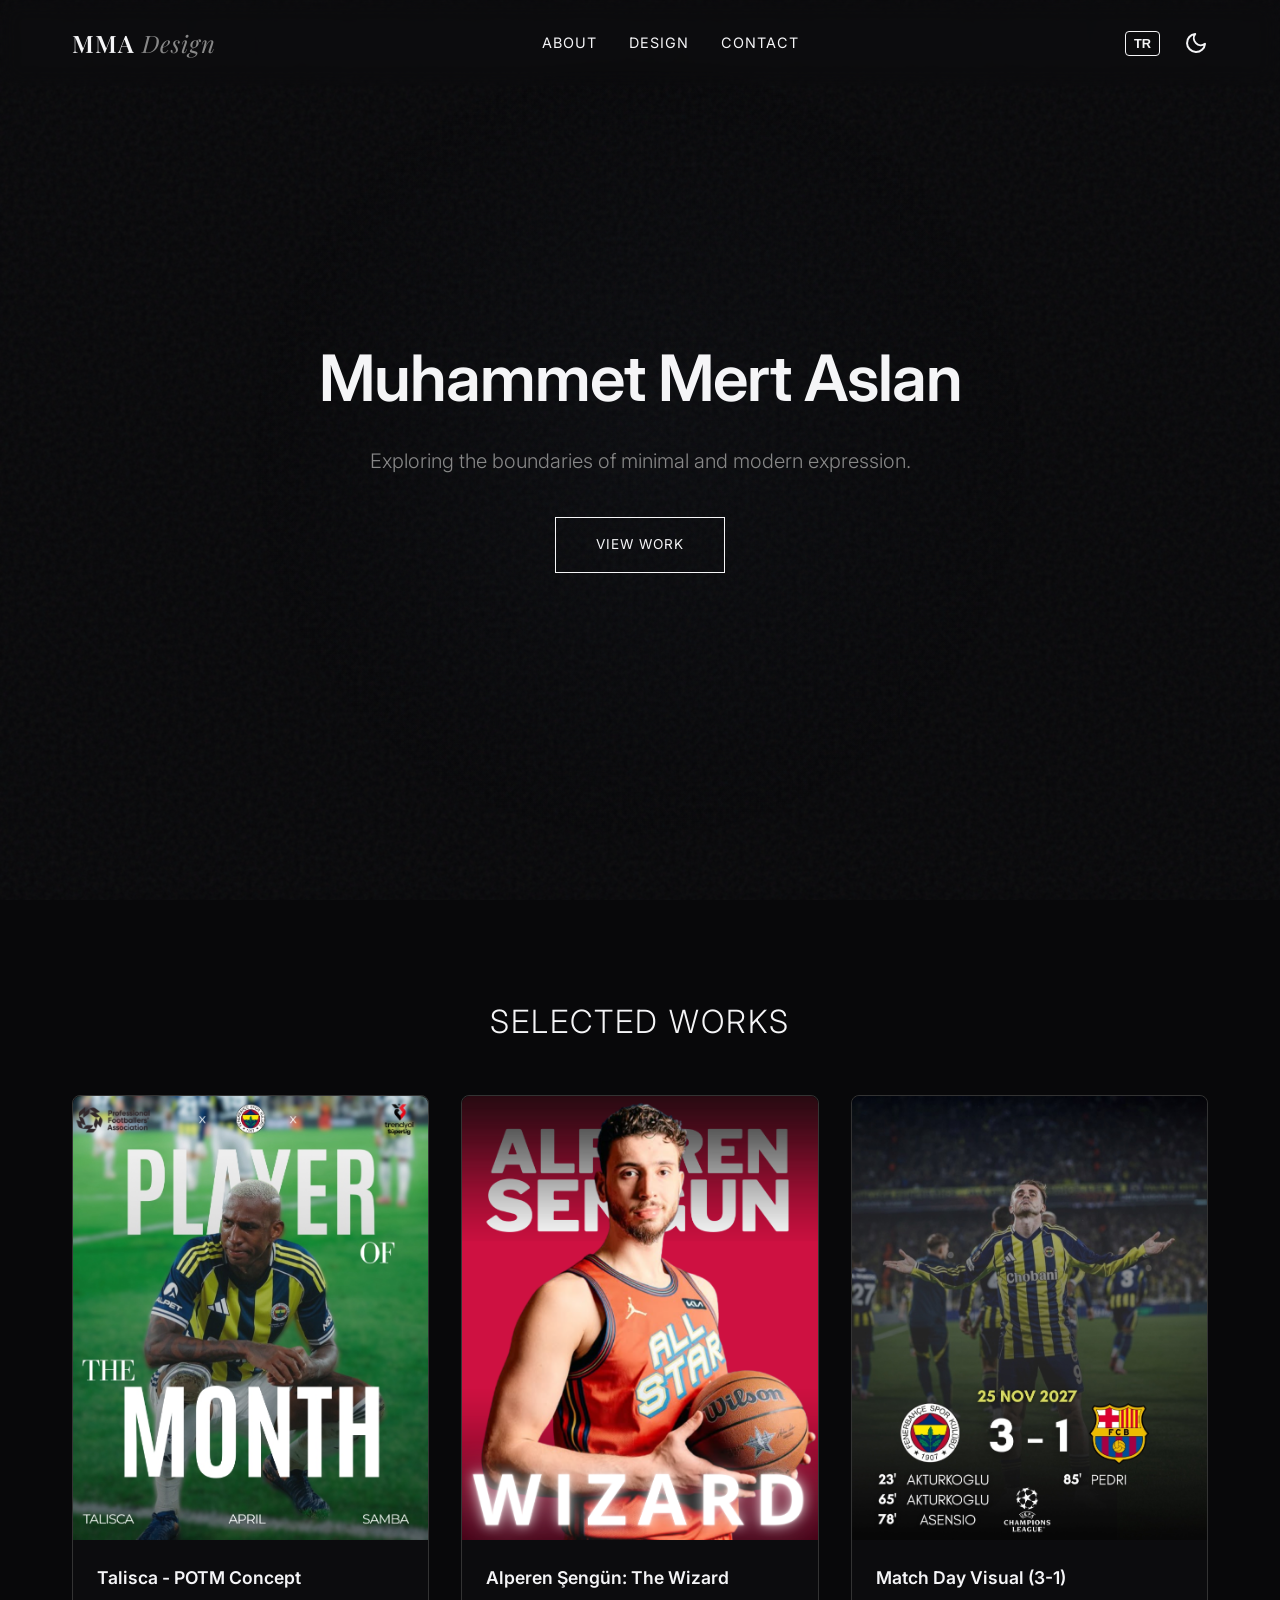
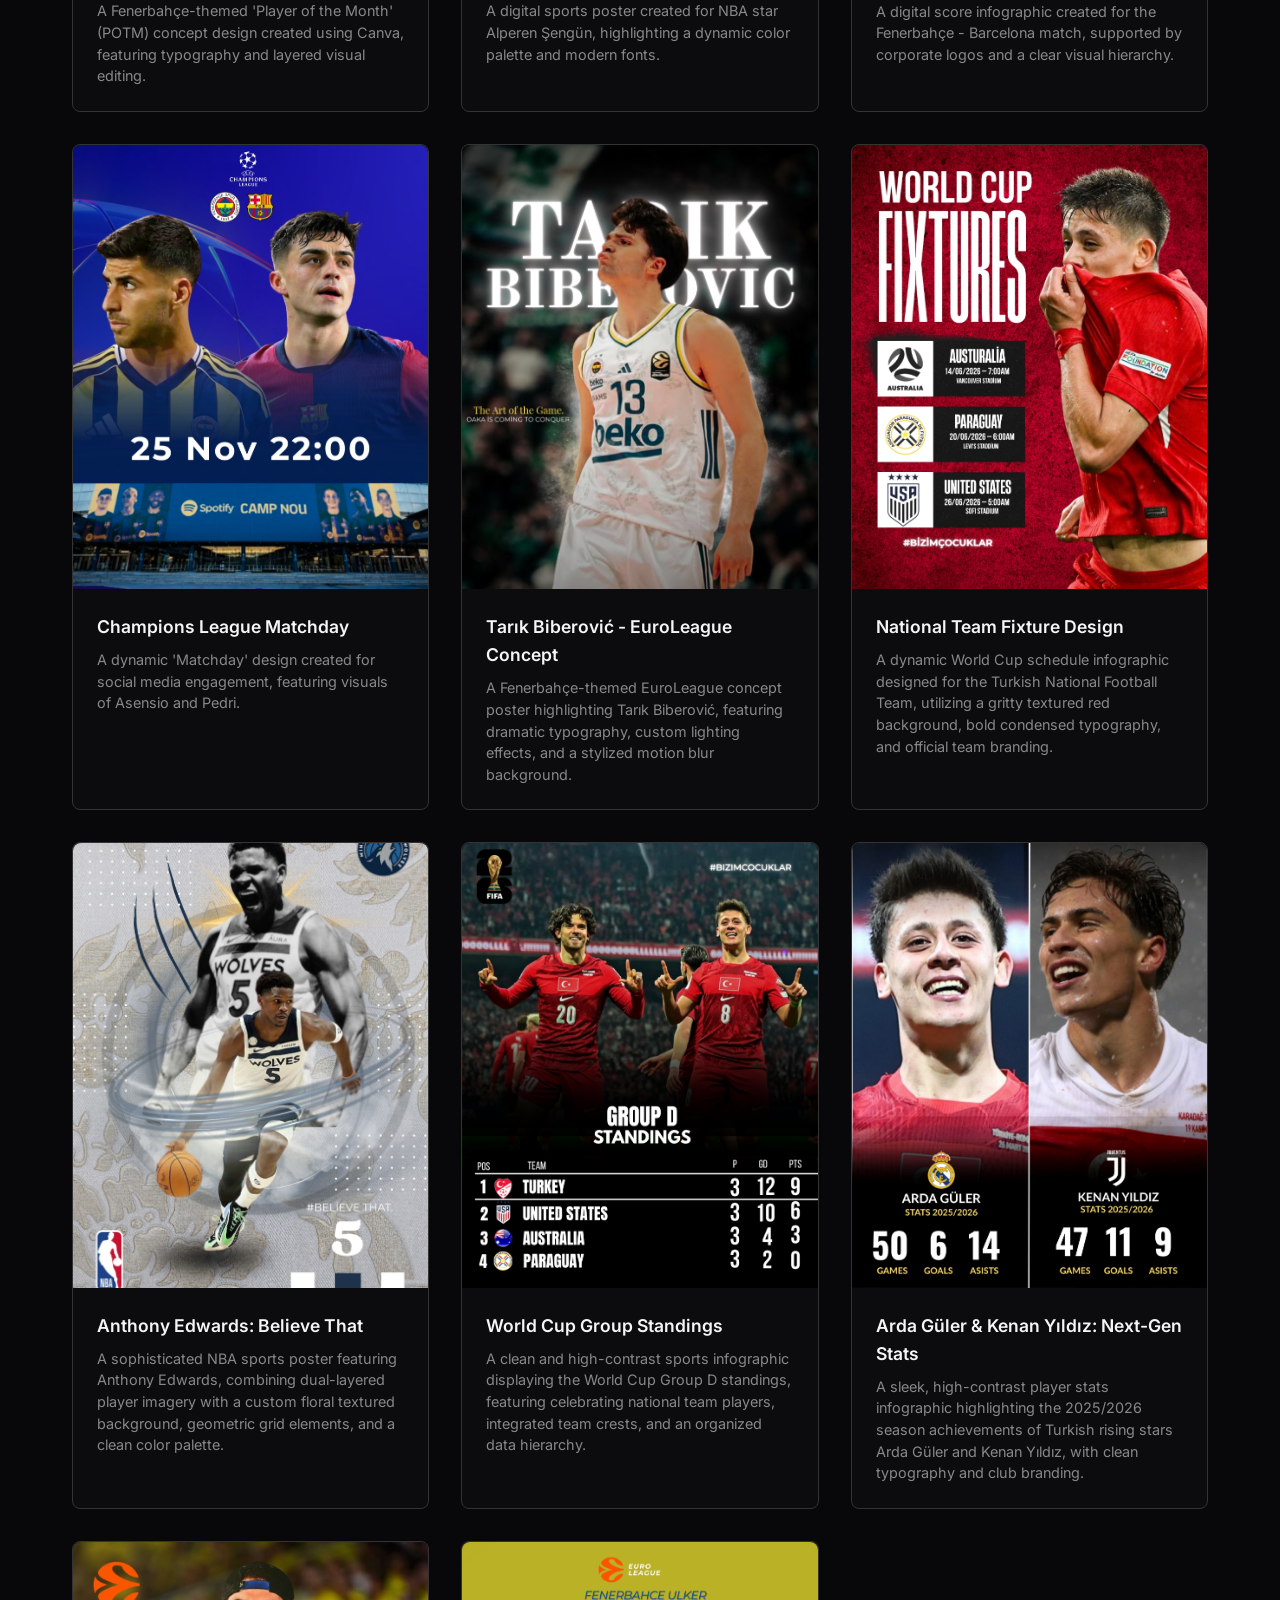
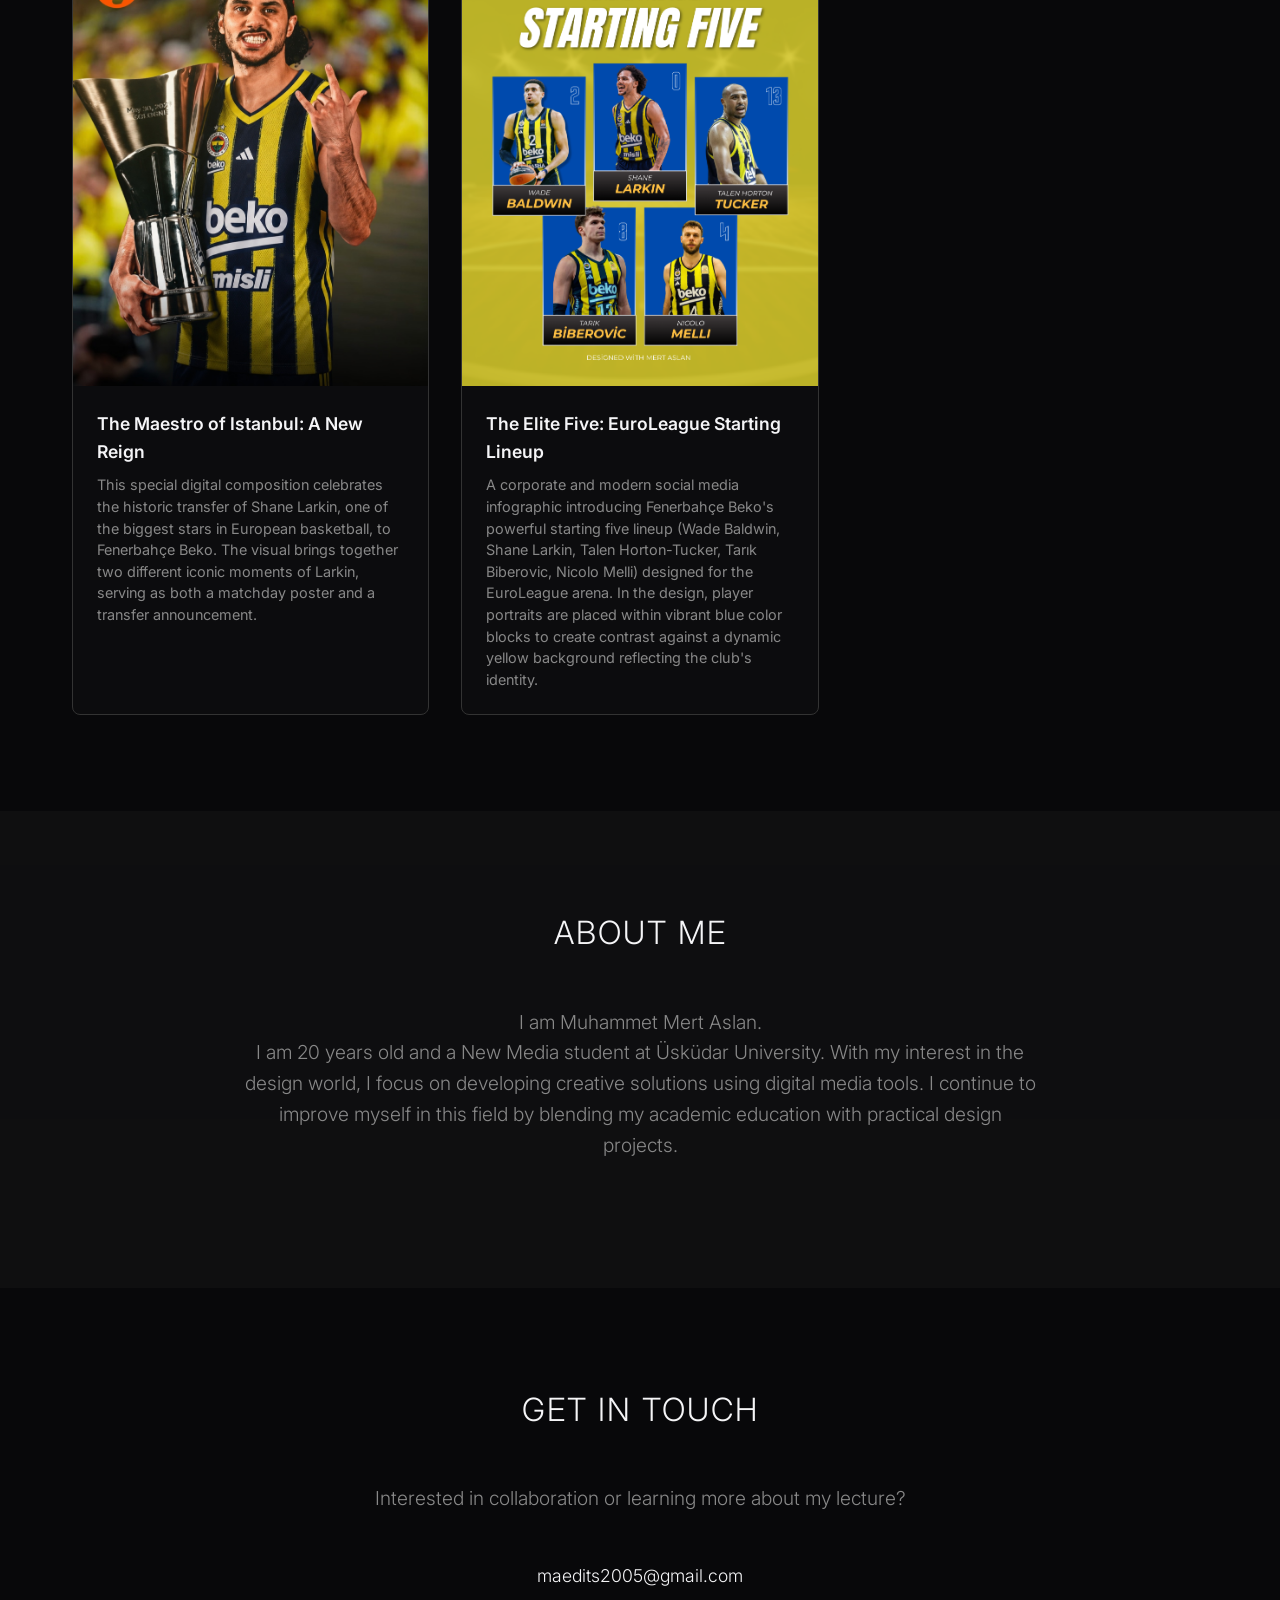
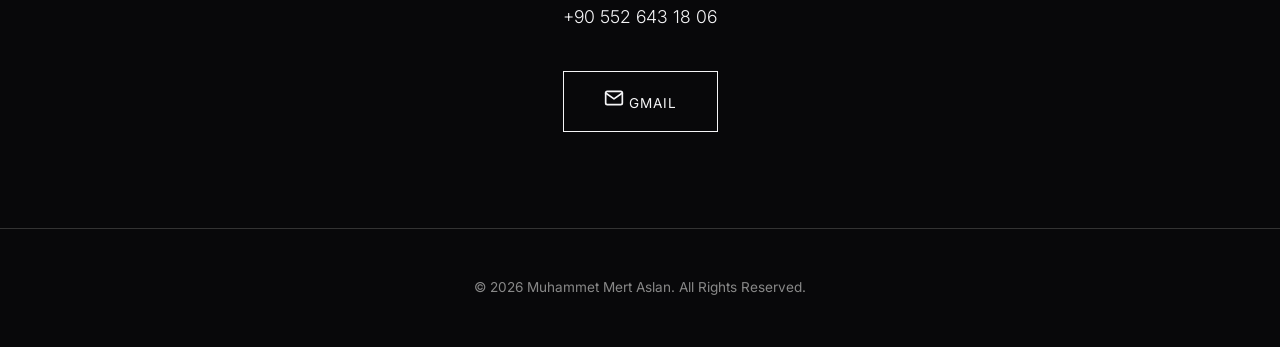
<file: index.html>
<!DOCTYPE html>
<html lang="en" data-theme="dark">
<head>
    <meta charset="UTF-8">
    <meta name="viewport" content="width=device-width, initial-scale=1.0">
    <title>Muhammet Mert Aslan - Portfolio</title>
    <meta name="description" content="Portfolio of Muhammet Mert Aslan showcasing minimalistic and modern artworks.">
    <link rel="preconnect" href="https://fonts.googleapis.com">
    <link rel="preconnect" href="https://fonts.gstatic.com" crossorigin>
    <link href="https://fonts.googleapis.com/css2?family=Inter:wght@300;400;600&family=Playfair+Display:ital,wght@0,600;1,400&display=swap" rel="stylesheet">
    <link rel="stylesheet" href="style.css">
</head>
<body>
    <!-- Ethereal Glow -->
    <div id="glow"></div>

    <!-- Page Loader -->
    <div id="page-loader">
        <div class="spinner"></div>
    </div>

    <header>
        <div class="nav-container">
            <h1 class="logo" style="cursor: pointer;" onclick="window.scrollTo({top: 0, behavior: 'smooth'})">MMA <span>Design</span></h1>
            <nav id="navbar">
                <ul>
                    <li><a href="#about" data-i18n="nav_about">About</a></li>
                    <li><a href="#gallery" data-i18n="nav_gallery">Design</a></li>
                    <li><a href="#contact" data-i18n="nav_contact">Contact</a></li>
                </ul>
            </nav>
            <div class="controls">
                <button id="lang-toggle" aria-label="Toggle Language">TR</button>
                <button id="theme-toggle" aria-label="Toggle Theme">
                    <svg id="moon-icon" xmlns="http://www.w3.org/2000/svg" width="24" height="24" viewBox="0 0 24 24" fill="none" stroke="currentColor" stroke-width="2" stroke-linecap="round" stroke-linejoin="round" class="feather feather-moon"><path d="M21 12.79A9 9 0 1 1 11.21 3 7 7 0 0 0 21 12.79z"></path></svg>
                    <svg id="sun-icon" xmlns="http://www.w3.org/2000/svg" width="24" height="24" viewBox="0 0 24 24" fill="none" stroke="currentColor" stroke-width="2" stroke-linecap="round" stroke-linejoin="round" class="feather feather-sun" style="display: none;"><circle cx="12" cy="12" r="5"></circle><line x1="12" y1="1" x2="12" y2="3"></line><line x1="12" y1="21" x2="12" y2="23"></line><line x1="4.22" y1="4.22" x2="5.64" y2="5.64"></line><line x1="18.36" y1="18.36" x2="19.78" y2="19.78"></line><line x1="1" y1="12" x2="3" y2="12"></line><line x1="21" y1="12" x2="23" y2="12"></line><line x1="4.22" y1="19.78" x2="5.64" y2="18.36"></line><line x1="18.36" y1="5.64" x2="19.78" y2="4.22"></line></svg>
                </button>
                <button id="mobile-menu-btn" aria-label="Toggle Menu" style="display: none;">
                    <svg xmlns="http://www.w3.org/2000/svg" width="24" height="24" viewBox="0 0 24 24" fill="none" stroke="currentColor" stroke-width="2" stroke-linecap="round" stroke-linejoin="round" class="feather feather-menu"><line x1="3" y1="12" x2="21" y2="12"></line><line x1="3" y1="6" x2="21" y2="6"></line><line x1="3" y1="18" x2="21" y2="18"></line></svg>
                </button>
            </div>
        </div>
    </header>

    <main>
        <section id="hero">
            <div class="hero-content">
                <h2 class="title reveal">Muhammet Mert Aslan</h2>
                <p class="subtitle reveal" data-i18n="hero_subtitle" style="transition-delay: 0.15s;">Exploring the boundaries of minimal and modern expression.</p>
                <div class="reveal" style="transition-delay: 0.3s;"><a href="#gallery" class="btn" data-i18n="hero_btn">View Work</a></div>
            </div>
        </section>

        <section id="gallery">
            <div class="section-container">
                <h3 class="section-title reveal" data-i18n="gallery_title">Selected Works</h3>
                <div class="grid">
                    <!-- Talisca POTM Concept -->
                    <div class="grid-item">
                        <div class="img-wrapper">
                            <img src="assets/work1.jpg" alt="Talisca Player of the Month" loading="lazy">
                            <div class="overlay">
                                <svg xmlns="http://www.w3.org/2000/svg" width="24" height="24" viewBox="0 0 24 24" fill="none" stroke="currentColor" stroke-width="2" stroke-linecap="round" stroke-linejoin="round"><polyline points="15 3 21 3 21 9"></polyline><polyline points="9 21 3 21 3 15"></polyline><line x1="21" y1="3" x2="14" y2="10"></line><line x1="3" y1="21" x2="10" y2="14"></line></svg>
                            </div>
                        </div>
                        <div class="card-content">
                            <h4 data-i18n="art_1_title">Talisca - POTM Concept</h4>
                            <p data-i18n="art_1_desc">A Fenerbahçe-themed 'Player of the Month' (POTM) concept design created using Canva, featuring typography and layered visual editing.</p>
                        </div>
                    </div>
                    <!-- Alperen Sengun All Star -->
                    <div class="grid-item">
                        <div class="img-wrapper">
                            <img src="assets/work2.png" alt="Alperen Sengun All Star" loading="lazy">
                            <div class="overlay">
                                <svg xmlns="http://www.w3.org/2000/svg" width="24" height="24" viewBox="0 0 24 24" fill="none" stroke="currentColor" stroke-width="2" stroke-linecap="round" stroke-linejoin="round"><polyline points="15 3 21 3 21 9"></polyline><polyline points="9 21 3 21 3 15"></polyline><line x1="21" y1="3" x2="14" y2="10"></line><line x1="3" y1="21" x2="10" y2="14"></line></svg>
                            </div>
                        </div>
                        <div class="card-content">
                            <h4 data-i18n="art_2_title">Alperen Şengün: The Wizard</h4>
                            <p data-i18n="art_2_desc">A digital sports poster created for NBA star Alperen Şengün, highlighting a dynamic color palette and modern fonts.</p>
                        </div>
                    </div>
                    <!-- Match Day Visual 3-1 -->
                    <div class="grid-item">
                        <div class="img-wrapper">
                            <img src="assets/work3.jpg" alt="Fenerbahce vs Barcelona 3-1" loading="lazy">
                            <div class="overlay">
                                <svg xmlns="http://www.w3.org/2000/svg" width="24" height="24" viewBox="0 0 24 24" fill="none" stroke="currentColor" stroke-width="2" stroke-linecap="round" stroke-linejoin="round"><polyline points="15 3 21 3 21 9"></polyline><polyline points="9 21 3 21 3 15"></polyline><line x1="21" y1="3" x2="14" y2="10"></line><line x1="3" y1="21" x2="10" y2="14"></line></svg>
                            </div>
                        </div>
                        <div class="card-content">
                            <h4 data-i18n="art_3_title">Match Day Visual (3-1)</h4>
                            <p data-i18n="art_3_desc">A digital score infographic created for the Fenerbahçe - Barcelona match, supported by corporate logos and a clear visual hierarchy.</p>
                        </div>
                    </div>
                    <!-- Champions League Matchday -->
                    <div class="grid-item">
                        <div class="img-wrapper">
                            <img src="assets/work5.jpg" alt="Fenerbahce vs Barcelona Match Poster" loading="lazy">
                            <div class="overlay">
                                <svg xmlns="http://www.w3.org/2000/svg" width="24" height="24" viewBox="0 0 24 24" fill="none" stroke="currentColor" stroke-width="2" stroke-linecap="round" stroke-linejoin="round"><polyline points="15 3 21 3 21 9"></polyline><polyline points="9 21 3 21 3 15"></polyline><line x1="21" y1="3" x2="14" y2="10"></line><line x1="3" y1="21" x2="10" y2="14"></line></svg>
                            </div>
                        </div>
                        <div class="card-content">
                            <h4 data-i18n="art_5_title">Champions League Matchday</h4>
                            <p data-i18n="art_5_desc">A dynamic 'Matchday' design created for social media engagement, featuring visuals of Asensio and Pedri.</p>
                        </div>
                    </div>
                    <!-- Tarik Biberovic Concept -->
                    <div class="grid-item">
                        <div class="img-wrapper">
                            <img src="assets/biberovic.png" alt="Tarık Biberović - EuroLeague Concept" loading="lazy">
                            <div class="overlay">
                                <svg xmlns="http://www.w3.org/2000/svg" width="24" height="24" viewBox="0 0 24 24" fill="none" stroke="currentColor" stroke-width="2" stroke-linecap="round" stroke-linejoin="round"><polyline points="15 3 21 3 21 9"></polyline><polyline points="9 21 3 21 3 15"></polyline><line x1="21" y1="3" x2="14" y2="10"></line><line x1="3" y1="21" x2="10" y2="14"></line></svg>
                            </div>
                        </div>
                        <div class="card-content">
                            <h4 data-i18n="art_6_title">Tarık Biberović - EuroLeague Concept</h4>
                            <p data-i18n="art_6_desc">A Fenerbahçe-themed EuroLeague concept poster highlighting Tarık Biberović, featuring dramatic typography, custom lighting effects, and a stylized motion blur background.</p>
                        </div>
                    </div>
                    <!-- National Team Fixture Design -->
                    <div class="grid-item">
                        <div class="img-wrapper">
                            <img src="assets/national_team.jpg" alt="National Team Fixture Design" loading="lazy">
                            <div class="overlay">
                                <svg xmlns="http://www.w3.org/2000/svg" width="24" height="24" viewBox="0 0 24 24" fill="none" stroke="currentColor" stroke-width="2" stroke-linecap="round" stroke-linejoin="round"><polyline points="15 3 21 3 21 9"></polyline><polyline points="9 21 3 21 3 15"></polyline><line x1="21" y1="3" x2="14" y2="10"></line><line x1="3" y1="21" x2="10" y2="14"></line></svg>
                            </div>
                        </div>
                        <div class="card-content">
                            <h4 data-i18n="art_7_title">National Team Fixture Design</h4>
                            <p data-i18n="art_7_desc">A dynamic World Cup schedule infographic designed for the Turkish National Football Team, utilizing a gritty textured red background, bold condensed typography, and official team branding.</p>
                        </div>
                    </div>
                    <!-- Anthony Edwards Believe That -->
                    <div class="grid-item">
                        <div class="img-wrapper">
                            <img src="assets/anthony_edwards.jpg" alt="Anthony Edwards: Believe That" loading="lazy">
                            <div class="overlay">
                                <svg xmlns="http://www.w3.org/2000/svg" width="24" height="24" viewBox="0 0 24 24" fill="none" stroke="currentColor" stroke-width="2" stroke-linecap="round" stroke-linejoin="round"><polyline points="15 3 21 3 21 9"></polyline><polyline points="9 21 3 21 3 15"></polyline><line x1="21" y1="3" x2="14" y2="10"></line><line x1="3" y1="21" x2="10" y2="14"></line></svg>
                            </div>
                        </div>
                        <div class="card-content">
                            <h4 data-i18n="art_8_title">Anthony Edwards: Believe That</h4>
                            <p data-i18n="art_8_desc">A sophisticated NBA sports poster featuring Anthony Edwards, combining dual-layered player imagery with a custom floral textured background, geometric grid elements, and a clean color palette.</p>
                        </div>
                    </div>
                    <!-- World Cup Group Standings -->
                    <div class="grid-item">
                        <div class="img-wrapper">
                            <img src="assets/world_cup.png" alt="World Cup Group Standings" loading="lazy">
                            <div class="overlay">
                                <svg xmlns="http://www.w3.org/2000/svg" width="24" height="24" viewBox="0 0 24 24" fill="none" stroke="currentColor" stroke-width="2" stroke-linecap="round" stroke-linejoin="round"><polyline points="15 3 21 3 21 9"></polyline><polyline points="9 21 3 21 3 15"></polyline><line x1="21" y1="3" x2="14" y2="10"></line><line x1="3" y1="21" x2="10" y2="14"></line></svg>
                            </div>
                        </div>
                        <div class="card-content">
                            <h4 data-i18n="art_9_title">World Cup Group Standings</h4>
                            <p data-i18n="art_9_desc">A clean and high-contrast sports infographic displaying the World Cup Group D standings, featuring celebrating national team players, integrated team crests, and an organized data hierarchy.</p>
                        </div>
                    </div>
                    <!-- Arda Güler & Kenan Yıldız Stats -->
                    <div class="grid-item">
                        <div class="img-wrapper">
                            <img src="assets/arda_kenan.jpg" alt="Arda Güler & Kenan Yıldız: Next-Gen Stats" loading="lazy">
                            <div class="overlay">
                                <svg xmlns="http://www.w3.org/2000/svg" width="24" height="24" viewBox="0 0 24 24" fill="none" stroke="currentColor" stroke-width="2" stroke-linecap="round" stroke-linejoin="round"><polyline points="15 3 21 3 21 9"></polyline><polyline points="9 21 3 21 3 15"></polyline><line x1="21" y1="3" x2="14" y2="10"></line><line x1="3" y1="21" x2="10" y2="14"></line></svg>
                            </div>
                        </div>
                        <div class="card-content">
                            <h4 data-i18n="art_10_title">Arda Güler & Kenan Yıldız: Next-Gen Stats</h4>
                            <p data-i18n="art_10_desc">A sleek, high-contrast player stats infographic highlighting the 2025/2026 season achievements of Turkish rising stars Arda Güler and Kenan Yıldız, with clean typography and club branding.</p>
                        </div>
                    </div>
                    <!-- Shane Larkin Transfer -->
                    <div class="grid-item">
                        <div class="img-wrapper">
                            <img src="assets/shane_larkin.jpg" alt="The Maestro of Istanbul: A New Reign" loading="lazy">
                            <div class="overlay">
                                <svg xmlns="http://www.w3.org/2000/svg" width="24" height="24" viewBox="0 0 24 24" fill="none" stroke="currentColor" stroke-width="2" stroke-linecap="round" stroke-linejoin="round"><polyline points="15 3 21 3 21 9"></polyline><polyline points="9 21 3 21 3 15"></polyline><line x1="21" y1="3" x2="14" y2="10"></line><line x1="3" y1="21" x2="10" y2="14"></line></svg>
                            </div>
                        </div>
                        <div class="card-content">
                            <h4 data-i18n="art_11_title">The Maestro of Istanbul: A New Reign</h4>
                            <p data-i18n="art_11_desc">This special digital composition celebrates the historic transfer of Shane Larkin, one of the biggest stars in European basketball, to Fenerbahçe Beko. The visual brings together two different iconic moments of Larkin, serving as both a matchday poster and a transfer announcement.</p>
                        </div>
                    </div>
                    <!-- FB Starting Five -->
                    <div class="grid-item">
                        <div class="img-wrapper">
                            <img src="assets/fb_starting_five.png" alt="The Elite Five: EuroLeague Starting Lineup" loading="lazy">
                            <div class="overlay">
                                <svg xmlns="http://www.w3.org/2000/svg" width="24" height="24" viewBox="0 0 24 24" fill="none" stroke="currentColor" stroke-width="2" stroke-linecap="round" stroke-linejoin="round"><polyline points="15 3 21 3 21 9"></polyline><polyline points="9 21 3 21 3 15"></polyline><line x1="21" y1="3" x2="14" y2="10"></line><line x1="3" y1="21" x2="10" y2="14"></line></svg>
                            </div>
                        </div>
                        <div class="card-content">
                            <h4 data-i18n="art_12_title">The Elite Five: EuroLeague Starting Lineup</h4>
                            <p data-i18n="art_12_desc">A corporate and modern social media infographic introducing Fenerbahçe Beko's powerful starting five lineup (Wade Baldwin, Shane Larkin, Talen Horton-Tucker, Tarık Biberovic, Nicolo Melli) designed for the EuroLeague arena. In the design, player portraits are placed within vibrant blue color blocks to create contrast against a dynamic yellow background reflecting the club's identity.</p>
                        </div>
                    </div>
                </div>
            </div>
        </section>

        <section id="about">
            <div class="section-container">
                <h3 class="section-title reveal" data-i18n="about_title">About Me</h3>
                <p class="about-text reveal" data-i18n="about_text" style="transition-delay: 0.15s;">
                    I am Muhammet Mert Aslan.<br>
                    I am 20 years old and a New Media student at Üsküdar University. With my interest in the design world, I focus on developing creative solutions using digital media tools. I continue to improve myself in this field by blending my academic education with practical design projects.
                </p>
            </div>
        </section>

        <section id="contact">
            <div class="section-container">
                <h3 class="section-title reveal" data-i18n="contact_title">Get In Touch</h3>
                <p class="contact-text reveal" data-i18n="contact_text" style="transition-delay: 0.15s;">Interested in collaboration or learning more about my lecture?</p>
                <div class="contact-info reveal" style="transition-delay: 0.3s;">
                    <a href="mailto:maedits2005@gmail.com">maedits2005@gmail.com</a>
                    <a href="tel:+905526431806">+90 552 643 18 06</a>
                </div>
                <div class="social-links reveal" style="transition-delay: 0.45s;">
                    <a href="https://mail.google.com/mail/?view=cm&fs=1&to=maedits2005@gmail.com" target="_blank" class="btn icon-btn" aria-label="Email">
                        <svg xmlns="http://www.w3.org/2000/svg" width="20" height="20" viewBox="0 0 24 24" fill="none" stroke="currentColor" stroke-width="2" stroke-linecap="round" stroke-linejoin="round"><path d="M4 4h16c1.1 0 2 .9 2 2v12c0 1.1-.9 2-2 2H4c-1.1 0-2-.9-2-2V6c0-1.1.9-2 2-2z"></path><polyline points="22,6 12,13 2,6"></polyline></svg>
                        Gmail
                    </a>
                </div>
            </div>
        </section>
    </main>

    <footer>
        <div class="footer-content">
            <p data-i18n="footer_text">&copy; 2026 Muhammet Mert Aslan. All Rights Reserved.</p>
        </div>
    </footer>

    <!-- Back to Top Button -->
    <button id="back-to-top" aria-label="Back to Top">
        <svg xmlns="http://www.w3.org/2000/svg" width="24" height="24" viewBox="0 0 24 24" fill="none" stroke="currentColor" stroke-width="2" stroke-linecap="round" stroke-linejoin="round"><line x1="12" y1="19" x2="12" y2="5"></line><polyline points="5 12 12 5 19 12"></polyline></svg>
    </button>

    <!-- Lightbox -->
    <div id="lightbox" class="lightbox">
        <span class="lightbox-close">&times;</span>
        <a id="lightbox-download" class="lightbox-download" download aria-label="Download Image">
            <svg xmlns="http://www.w3.org/2000/svg" width="32" height="32" viewBox="0 0 24 24" fill="none" stroke="currentColor" stroke-width="2" stroke-linecap="round" stroke-linejoin="round"><path d="M21 15v4a2 2 0 0 1-2 2H5a2 2 0 0 1-2-2v-4"></path><polyline points="7 10 12 15 17 10"></polyline><line x1="12" y1="15" x2="12" y2="3"></line></svg>
        </a>
        <div class="img-magnifier-container">
            <img class="lightbox-content" id="lightbox-img">
            <div id="magnifier-lens" class="img-magnifier-glass"></div>
        </div>
        <div id="lightbox-caption"></div>
        <div class="lightbox-tools">
            <svg xmlns="http://www.w3.org/2000/svg" width="20" height="20" viewBox="0 0 24 24" fill="none" stroke="currentColor" stroke-width="1.5" stroke-linecap="round" stroke-linejoin="round"><path d="M12 2L2 7l10 5 10-5-10-5z"></path><path d="M2 17l10 5 10-5"></path><path d="M2 12l10 5 10-5"></path></svg>
            <span>Designed with Canva</span>
        </div>
    </div>

    <script src="script.js"></script>
</body>
</html>
</file>
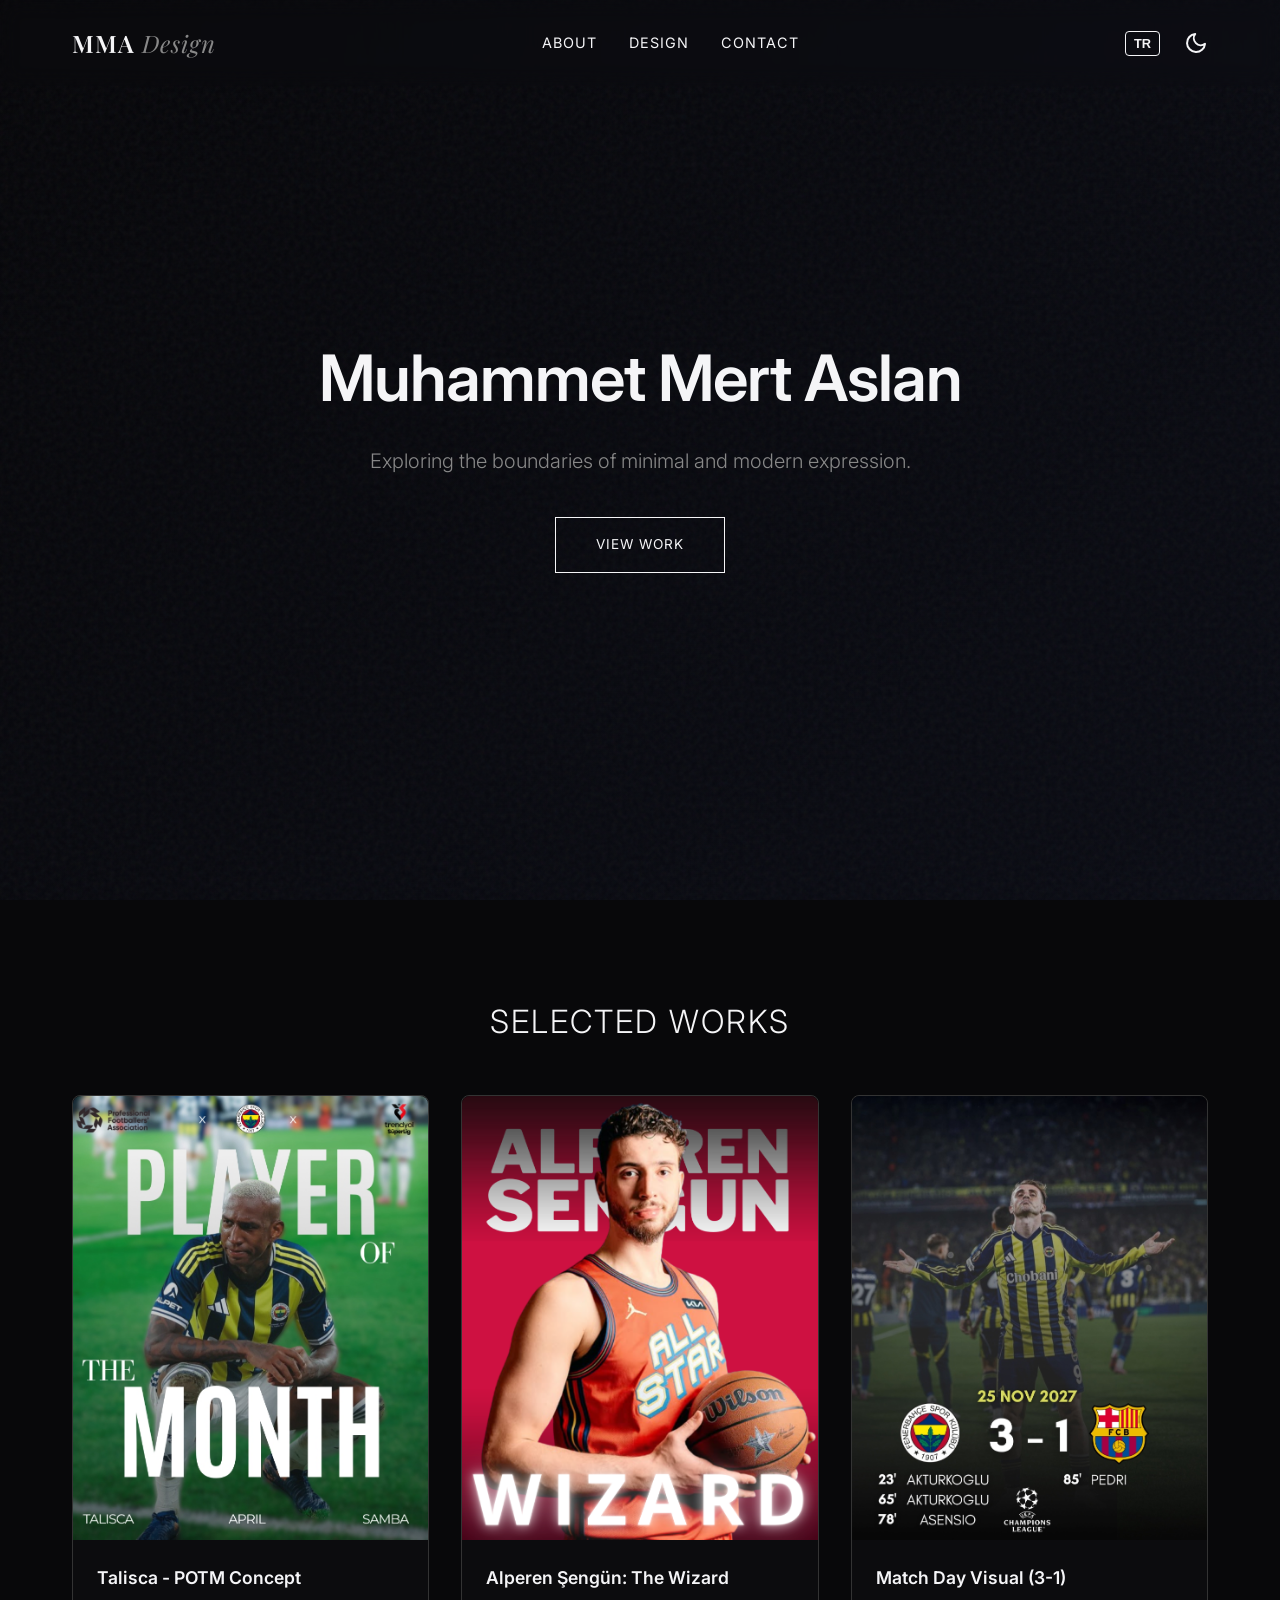
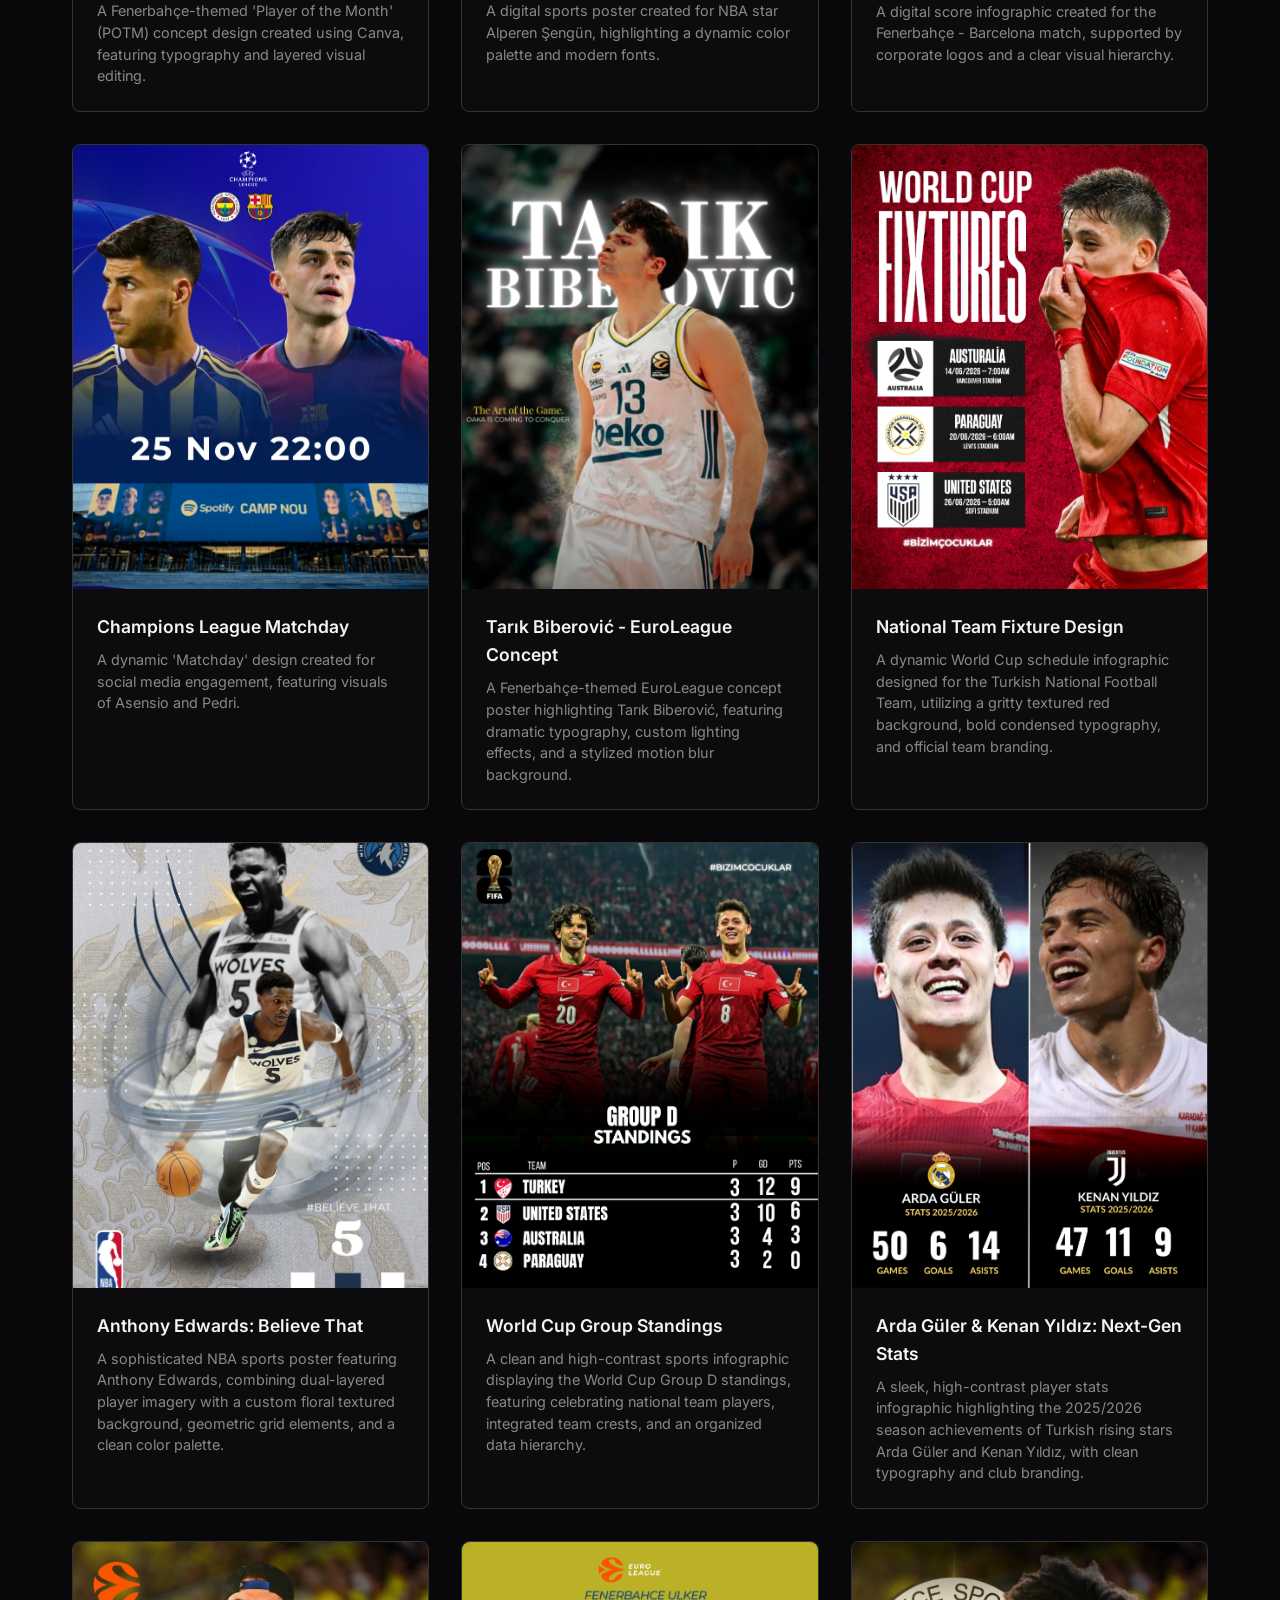
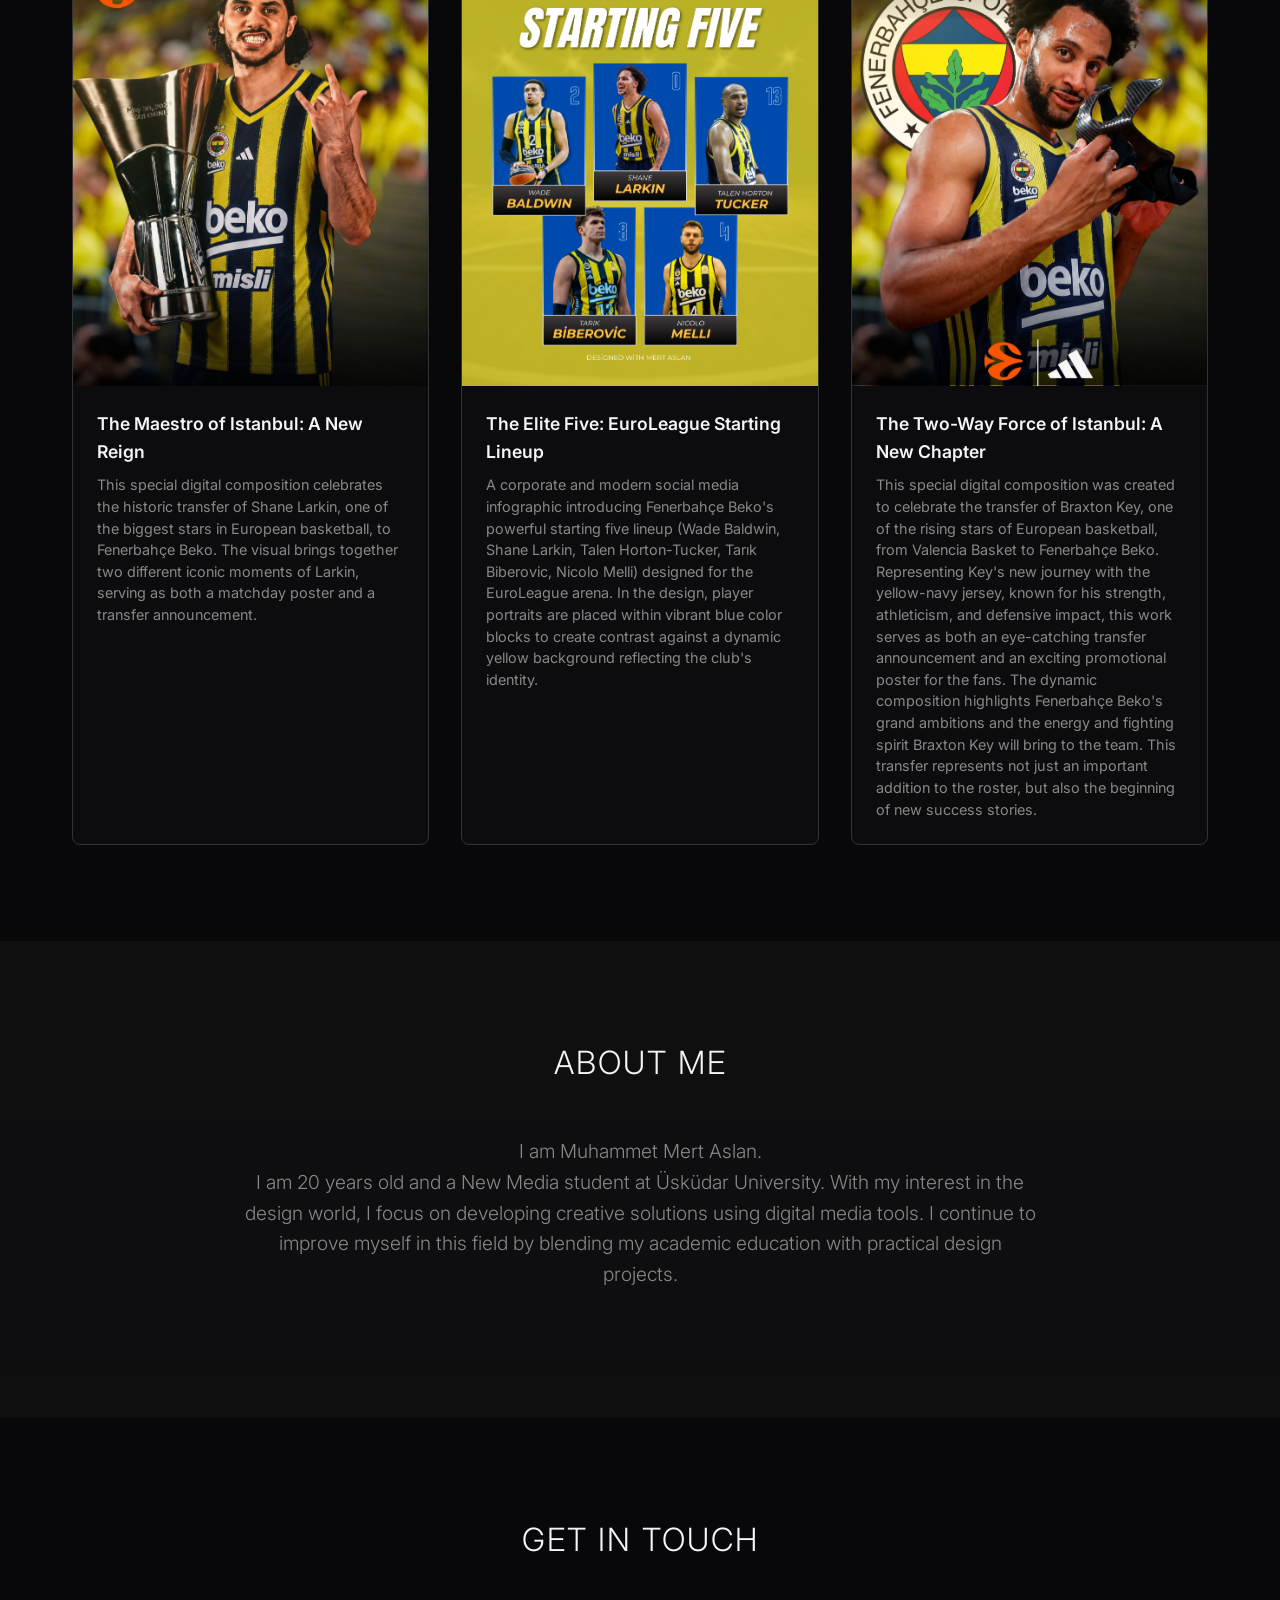
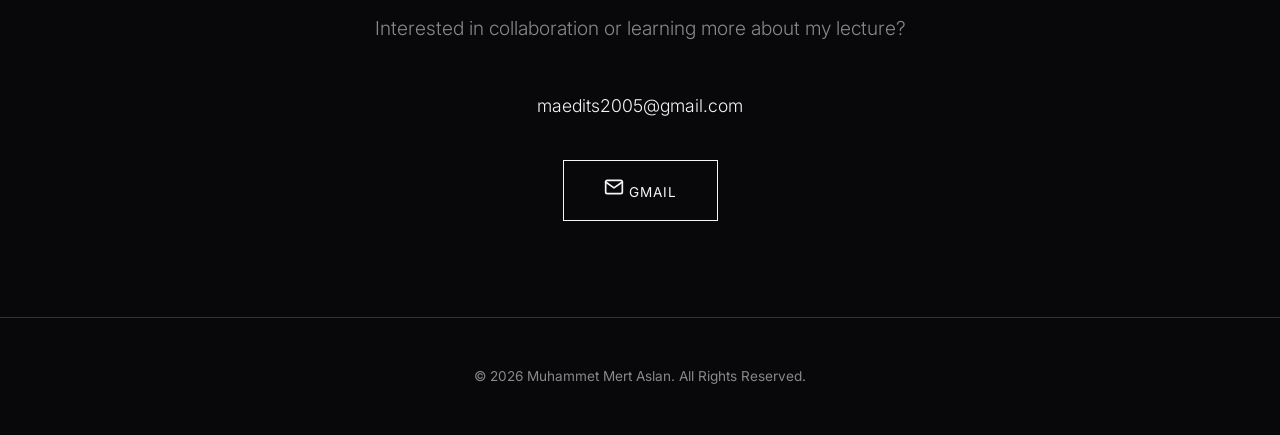
<file: NMC104_Portfolio_MuhammetMertAslan/index.html>
<!DOCTYPE html>
<html lang="en" data-theme="dark">
<head>
    <meta charset="UTF-8">
    <meta name="viewport" content="width=device-width, initial-scale=1.0">
    <title>Muhammet Mert Aslan - Portfolio</title>
    <meta name="description" content="Portfolio of Muhammet Mert Aslan showcasing minimalistic and modern artworks.">
    <link rel="preconnect" href="https://fonts.googleapis.com">
    <link rel="preconnect" href="https://fonts.gstatic.com" crossorigin>
    <link href="https://fonts.googleapis.com/css2?family=Inter:wght@300;400;600&family=Playfair+Display:ital,wght@0,600;1,400&display=swap" rel="stylesheet">
    <link rel="stylesheet" href="style.css">
</head>
<body>
    <!-- Ethereal Glow -->
    <div id="glow"></div>

    <!-- Page Loader -->
    <div id="page-loader">
        <div class="spinner"></div>
    </div>

    <header>
        <div class="nav-container">
            <h1 class="logo" style="cursor: pointer;" onclick="window.scrollTo({top: 0, behavior: 'smooth'})">MMA <span>Design</span></h1>
            <nav id="navbar">
                <ul>
                    <li><a href="#about" data-i18n="nav_about">About</a></li>
                    <li><a href="#gallery" data-i18n="nav_gallery">Design</a></li>
                    <li><a href="#contact" data-i18n="nav_contact">Contact</a></li>
                </ul>
            </nav>
            <div class="controls">
                <button id="lang-toggle" aria-label="Toggle Language">TR</button>
                <button id="theme-toggle" aria-label="Toggle Theme">
                    <svg id="moon-icon" xmlns="http://www.w3.org/2000/svg" width="24" height="24" viewBox="0 0 24 24" fill="none" stroke="currentColor" stroke-width="2" stroke-linecap="round" stroke-linejoin="round" class="feather feather-moon"><path d="M21 12.79A9 9 0 1 1 11.21 3 7 7 0 0 0 21 12.79z"></path></svg>
                    <svg id="sun-icon" xmlns="http://www.w3.org/2000/svg" width="24" height="24" viewBox="0 0 24 24" fill="none" stroke="currentColor" stroke-width="2" stroke-linecap="round" stroke-linejoin="round" class="feather feather-sun" style="display: none;"><circle cx="12" cy="12" r="5"></circle><line x1="12" y1="1" x2="12" y2="3"></line><line x1="12" y1="21" x2="12" y2="23"></line><line x1="4.22" y1="4.22" x2="5.64" y2="5.64"></line><line x1="18.36" y1="18.36" x2="19.78" y2="19.78"></line><line x1="1" y1="12" x2="3" y2="12"></line><line x1="21" y1="12" x2="23" y2="12"></line><line x1="4.22" y1="19.78" x2="5.64" y2="18.36"></line><line x1="18.36" y1="5.64" x2="19.78" y2="4.22"></line></svg>
                </button>
                <button id="mobile-menu-btn" aria-label="Toggle Menu" style="display: none;">
                    <svg xmlns="http://www.w3.org/2000/svg" width="24" height="24" viewBox="0 0 24 24" fill="none" stroke="currentColor" stroke-width="2" stroke-linecap="round" stroke-linejoin="round" class="feather feather-menu"><line x1="3" y1="12" x2="21" y2="12"></line><line x1="3" y1="6" x2="21" y2="6"></line><line x1="3" y1="18" x2="21" y2="18"></line></svg>
                </button>
            </div>
        </div>
    </header>

    <main>
        <section id="hero">
            <div class="hero-content">
                <h2 class="title reveal">Muhammet Mert Aslan</h2>
                <p class="subtitle reveal" data-i18n="hero_subtitle" style="transition-delay: 0.15s;">Exploring the boundaries of minimal and modern expression.</p>
                <div class="reveal" style="transition-delay: 0.3s;"><a href="#gallery" class="btn" data-i18n="hero_btn">View Work</a></div>
            </div>
        </section>

        <section id="gallery">
            <div class="section-container">
                <h3 class="section-title reveal" data-i18n="gallery_title">Selected Works</h3>
                <div class="grid">
                    <!-- Talisca POTM Concept -->
                    <div class="grid-item">
                        <div class="img-wrapper">
                            <img src="assets/work1.jpg" alt="Talisca Player of the Month" loading="lazy">
                            <div class="overlay">
                                <svg xmlns="http://www.w3.org/2000/svg" width="24" height="24" viewBox="0 0 24 24" fill="none" stroke="currentColor" stroke-width="2" stroke-linecap="round" stroke-linejoin="round"><polyline points="15 3 21 3 21 9"></polyline><polyline points="9 21 3 21 3 15"></polyline><line x1="21" y1="3" x2="14" y2="10"></line><line x1="3" y1="21" x2="10" y2="14"></line></svg>
                            </div>
                        </div>
                        <div class="card-content">
                            <h4 data-i18n="art_1_title">Talisca - POTM Concept</h4>
                            <p data-i18n="art_1_desc">A Fenerbahçe-themed 'Player of the Month' (POTM) concept design created using Canva, featuring typography and layered visual editing.</p>
                        </div>
                    </div>
                    <!-- Alperen Sengun All Star -->
                    <div class="grid-item">
                        <div class="img-wrapper">
                            <img src="assets/work2.png" alt="Alperen Sengun All Star" loading="lazy">
                            <div class="overlay">
                                <svg xmlns="http://www.w3.org/2000/svg" width="24" height="24" viewBox="0 0 24 24" fill="none" stroke="currentColor" stroke-width="2" stroke-linecap="round" stroke-linejoin="round"><polyline points="15 3 21 3 21 9"></polyline><polyline points="9 21 3 21 3 15"></polyline><line x1="21" y1="3" x2="14" y2="10"></line><line x1="3" y1="21" x2="10" y2="14"></line></svg>
                            </div>
                        </div>
                        <div class="card-content">
                            <h4 data-i18n="art_2_title">Alperen Şengün: The Wizard</h4>
                            <p data-i18n="art_2_desc">A digital sports poster created for NBA star Alperen Şengün, highlighting a dynamic color palette and modern fonts.</p>
                        </div>
                    </div>
                    <!-- Match Day Visual 3-1 -->
                    <div class="grid-item">
                        <div class="img-wrapper">
                            <img src="assets/work3.jpg" alt="Fenerbahce vs Barcelona 3-1" loading="lazy">
                            <div class="overlay">
                                <svg xmlns="http://www.w3.org/2000/svg" width="24" height="24" viewBox="0 0 24 24" fill="none" stroke="currentColor" stroke-width="2" stroke-linecap="round" stroke-linejoin="round"><polyline points="15 3 21 3 21 9"></polyline><polyline points="9 21 3 21 3 15"></polyline><line x1="21" y1="3" x2="14" y2="10"></line><line x1="3" y1="21" x2="10" y2="14"></line></svg>
                            </div>
                        </div>
                        <div class="card-content">
                            <h4 data-i18n="art_3_title">Match Day Visual (3-1)</h4>
                            <p data-i18n="art_3_desc">A digital score infographic created for the Fenerbahçe - Barcelona match, supported by corporate logos and a clear visual hierarchy.</p>
                        </div>
                    </div>
                    <!-- Champions League Matchday -->
                    <div class="grid-item">
                        <div class="img-wrapper">
                            <img src="assets/work5.jpg" alt="Fenerbahce vs Barcelona Match Poster" loading="lazy">
                            <div class="overlay">
                                <svg xmlns="http://www.w3.org/2000/svg" width="24" height="24" viewBox="0 0 24 24" fill="none" stroke="currentColor" stroke-width="2" stroke-linecap="round" stroke-linejoin="round"><polyline points="15 3 21 3 21 9"></polyline><polyline points="9 21 3 21 3 15"></polyline><line x1="21" y1="3" x2="14" y2="10"></line><line x1="3" y1="21" x2="10" y2="14"></line></svg>
                            </div>
                        </div>
                        <div class="card-content">
                            <h4 data-i18n="art_5_title">Champions League Matchday</h4>
                            <p data-i18n="art_5_desc">A dynamic 'Matchday' design created for social media engagement, featuring visuals of Asensio and Pedri.</p>
                        </div>
                    </div>
                    <!-- Tarik Biberovic Concept -->
                    <div class="grid-item">
                        <div class="img-wrapper">
                            <img src="assets/biberovic.png" alt="Tarık Biberović - EuroLeague Concept" loading="lazy">
                            <div class="overlay">
                                <svg xmlns="http://www.w3.org/2000/svg" width="24" height="24" viewBox="0 0 24 24" fill="none" stroke="currentColor" stroke-width="2" stroke-linecap="round" stroke-linejoin="round"><polyline points="15 3 21 3 21 9"></polyline><polyline points="9 21 3 21 3 15"></polyline><line x1="21" y1="3" x2="14" y2="10"></line><line x1="3" y1="21" x2="10" y2="14"></line></svg>
                            </div>
                        </div>
                        <div class="card-content">
                            <h4 data-i18n="art_6_title">Tarık Biberović - EuroLeague Concept</h4>
                            <p data-i18n="art_6_desc">A Fenerbahçe-themed EuroLeague concept poster highlighting Tarık Biberović, featuring dramatic typography, custom lighting effects, and a stylized motion blur background.</p>
                        </div>
                    </div>
                    <!-- National Team Fixture Design -->
                    <div class="grid-item">
                        <div class="img-wrapper">
                            <img src="assets/national_team.jpg" alt="National Team Fixture Design" loading="lazy">
                            <div class="overlay">
                                <svg xmlns="http://www.w3.org/2000/svg" width="24" height="24" viewBox="0 0 24 24" fill="none" stroke="currentColor" stroke-width="2" stroke-linecap="round" stroke-linejoin="round"><polyline points="15 3 21 3 21 9"></polyline><polyline points="9 21 3 21 3 15"></polyline><line x1="21" y1="3" x2="14" y2="10"></line><line x1="3" y1="21" x2="10" y2="14"></line></svg>
                            </div>
                        </div>
                        <div class="card-content">
                            <h4 data-i18n="art_7_title">National Team Fixture Design</h4>
                            <p data-i18n="art_7_desc">A dynamic World Cup schedule infographic designed for the Turkish National Football Team, utilizing a gritty textured red background, bold condensed typography, and official team branding.</p>
                        </div>
                    </div>
                    <!-- Anthony Edwards Believe That -->
                    <div class="grid-item">
                        <div class="img-wrapper">
                            <img src="assets/anthony_edwards.jpg" alt="Anthony Edwards: Believe That" loading="lazy">
                            <div class="overlay">
                                <svg xmlns="http://www.w3.org/2000/svg" width="24" height="24" viewBox="0 0 24 24" fill="none" stroke="currentColor" stroke-width="2" stroke-linecap="round" stroke-linejoin="round"><polyline points="15 3 21 3 21 9"></polyline><polyline points="9 21 3 21 3 15"></polyline><line x1="21" y1="3" x2="14" y2="10"></line><line x1="3" y1="21" x2="10" y2="14"></line></svg>
                            </div>
                        </div>
                        <div class="card-content">
                            <h4 data-i18n="art_8_title">Anthony Edwards: Believe That</h4>
                            <p data-i18n="art_8_desc">A sophisticated NBA sports poster featuring Anthony Edwards, combining dual-layered player imagery with a custom floral textured background, geometric grid elements, and a clean color palette.</p>
                        </div>
                    </div>
                    <!-- World Cup Group Standings -->
                    <div class="grid-item">
                        <div class="img-wrapper">
                            <img src="assets/world_cup.png" alt="World Cup Group Standings" loading="lazy">
                            <div class="overlay">
                                <svg xmlns="http://www.w3.org/2000/svg" width="24" height="24" viewBox="0 0 24 24" fill="none" stroke="currentColor" stroke-width="2" stroke-linecap="round" stroke-linejoin="round"><polyline points="15 3 21 3 21 9"></polyline><polyline points="9 21 3 21 3 15"></polyline><line x1="21" y1="3" x2="14" y2="10"></line><line x1="3" y1="21" x2="10" y2="14"></line></svg>
                            </div>
                        </div>
                        <div class="card-content">
                            <h4 data-i18n="art_9_title">World Cup Group Standings</h4>
                            <p data-i18n="art_9_desc">A clean and high-contrast sports infographic displaying the World Cup Group D standings, featuring celebrating national team players, integrated team crests, and an organized data hierarchy.</p>
                        </div>
                    </div>
                    <!-- Arda Güler & Kenan Yıldız Stats -->
                    <div class="grid-item">
                        <div class="img-wrapper">
                            <img src="assets/arda_kenan.jpg" alt="Arda Güler & Kenan Yıldız: Next-Gen Stats" loading="lazy">
                            <div class="overlay">
                                <svg xmlns="http://www.w3.org/2000/svg" width="24" height="24" viewBox="0 0 24 24" fill="none" stroke="currentColor" stroke-width="2" stroke-linecap="round" stroke-linejoin="round"><polyline points="15 3 21 3 21 9"></polyline><polyline points="9 21 3 21 3 15"></polyline><line x1="21" y1="3" x2="14" y2="10"></line><line x1="3" y1="21" x2="10" y2="14"></line></svg>
                            </div>
                        </div>
                        <div class="card-content">
                            <h4 data-i18n="art_10_title">Arda Güler & Kenan Yıldız: Next-Gen Stats</h4>
                            <p data-i18n="art_10_desc">A sleek, high-contrast player stats infographic highlighting the 2025/2026 season achievements of Turkish rising stars Arda Güler and Kenan Yıldız, with clean typography and club branding.</p>
                        </div>
                    </div>
                    <!-- Shane Larkin Transfer -->
                    <div class="grid-item">
                        <div class="img-wrapper">
                            <img src="assets/shane_larkin.jpg" alt="The Maestro of Istanbul: A New Reign" loading="lazy">
                            <div class="overlay">
                                <svg xmlns="http://www.w3.org/2000/svg" width="24" height="24" viewBox="0 0 24 24" fill="none" stroke="currentColor" stroke-width="2" stroke-linecap="round" stroke-linejoin="round"><polyline points="15 3 21 3 21 9"></polyline><polyline points="9 21 3 21 3 15"></polyline><line x1="21" y1="3" x2="14" y2="10"></line><line x1="3" y1="21" x2="10" y2="14"></line></svg>
                            </div>
                        </div>
                        <div class="card-content">
                            <h4 data-i18n="art_11_title">The Maestro of Istanbul: A New Reign</h4>
                            <p data-i18n="art_11_desc">This special digital composition celebrates the historic transfer of Shane Larkin, one of the biggest stars in European basketball, to Fenerbahçe Beko. The visual brings together two different iconic moments of Larkin, serving as both a matchday poster and a transfer announcement.</p>
                        </div>
                    </div>
                    <!-- FB Starting Five -->
                    <div class="grid-item">
                        <div class="img-wrapper">
                            <img src="assets/fb_starting_five.png" alt="The Elite Five: EuroLeague Starting Lineup" loading="lazy">
                            <div class="overlay">
                                <svg xmlns="http://www.w3.org/2000/svg" width="24" height="24" viewBox="0 0 24 24" fill="none" stroke="currentColor" stroke-width="2" stroke-linecap="round" stroke-linejoin="round"><polyline points="15 3 21 3 21 9"></polyline><polyline points="9 21 3 21 3 15"></polyline><line x1="21" y1="3" x2="14" y2="10"></line><line x1="3" y1="21" x2="10" y2="14"></line></svg>
                            </div>
                        </div>
                        <div class="card-content">
                            <h4 data-i18n="art_12_title">The Elite Five: EuroLeague Starting Lineup</h4>
                            <p data-i18n="art_12_desc">A corporate and modern social media infographic introducing Fenerbahçe Beko's powerful starting five lineup (Wade Baldwin, Shane Larkin, Talen Horton-Tucker, Tarık Biberovic, Nicolo Melli) designed for the EuroLeague arena. In the design, player portraits are placed within vibrant blue color blocks to create contrast against a dynamic yellow background reflecting the club's identity.</p>
                        </div>
                    </div>
                    <!-- Braxton Key Transfer -->
                    <div class="grid-item">
                        <div class="img-wrapper">
                            <img src="assets/braxton_key.jpg" alt="The Two-Way Force of Istanbul: A New Chapter" loading="lazy">
                            <div class="overlay">
                                <svg xmlns="http://www.w3.org/2000/svg" width="24" height="24" viewBox="0 0 24 24" fill="none" stroke="currentColor" stroke-width="2" stroke-linecap="round" stroke-linejoin="round"><polyline points="15 3 21 3 21 9"></polyline><polyline points="9 21 3 21 3 15"></polyline><line x1="21" y1="3" x2="14" y2="10"></line><line x1="3" y1="21" x2="10" y2="14"></line></svg>
                            </div>
                        </div>
                        <div class="card-content">
                            <h4 data-i18n="art_13_title">The Two-Way Force of Istanbul: A New Chapter</h4>
                            <p data-i18n="art_13_desc">This special digital composition was created to celebrate the transfer of Braxton Key, one of the rising stars of European basketball, from Valencia Basket to Fenerbahçe Beko. Representing Key's new journey with the yellow-navy jersey, known for his strength, athleticism, and defensive impact, this work serves as both an eye-catching transfer announcement and an exciting promotional poster for the fans. The dynamic composition highlights Fenerbahçe Beko's grand ambitions and the energy and fighting spirit Braxton Key will bring to the team. This transfer represents not just an important addition to the roster, but also the beginning of new success stories.</p>
                        </div>
                    </div>
                </div>
            </div>
        </section>

        <section id="about">
            <div class="section-container">
                <h3 class="section-title reveal" data-i18n="about_title">About Me</h3>
                <p class="about-text reveal" data-i18n="about_text" style="transition-delay: 0.15s;">
                    I am Muhammet Mert Aslan.<br>
                    I am 20 years old and a New Media student at Üsküdar University. With my interest in the design world, I focus on developing creative solutions using digital media tools. I continue to improve myself in this field by blending my academic education with practical design projects.
                </p>
            </div>
        </section>

        <section id="contact">
            <div class="section-container">
                <h3 class="section-title reveal" data-i18n="contact_title">Get In Touch</h3>
                <p class="contact-text reveal" data-i18n="contact_text" style="transition-delay: 0.15s;">Interested in collaboration or learning more about my lecture?</p>
                <div class="contact-info reveal" style="transition-delay: 0.3s;">
                    <a href="mailto:maedits2005@gmail.com">maedits2005@gmail.com</a>
                </div>
                <div class="social-links reveal" style="transition-delay: 0.45s;">
                    <a href="https://mail.google.com/mail/?view=cm&fs=1&to=maedits2005@gmail.com" target="_blank" class="btn icon-btn" aria-label="Email">
                        <svg xmlns="http://www.w3.org/2000/svg" width="20" height="20" viewBox="0 0 24 24" fill="none" stroke="currentColor" stroke-width="2" stroke-linecap="round" stroke-linejoin="round"><path d="M4 4h16c1.1 0 2 .9 2 2v12c0 1.1-.9 2-2 2H4c-1.1 0-2-.9-2-2V6c0-1.1.9-2 2-2z"></path><polyline points="22,6 12,13 2,6"></polyline></svg>
                        Gmail
                    </a>
                </div>
            </div>
        </section>
    </main>

    <footer>
        <div class="footer-content">
            <p data-i18n="footer_text">&copy; 2026 Muhammet Mert Aslan. All Rights Reserved.</p>
        </div>
    </footer>

    <!-- Back to Top Button -->
    <button id="back-to-top" aria-label="Back to Top">
        <svg xmlns="http://www.w3.org/2000/svg" width="24" height="24" viewBox="0 0 24 24" fill="none" stroke="currentColor" stroke-width="2" stroke-linecap="round" stroke-linejoin="round"><line x1="12" y1="19" x2="12" y2="5"></line><polyline points="5 12 12 5 19 12"></polyline></svg>
    </button>

    <!-- Lightbox -->
    <div id="lightbox" class="lightbox">
        <span class="lightbox-close">&times;</span>
        <a id="lightbox-download" class="lightbox-download" download aria-label="Download Image">
            <svg xmlns="http://www.w3.org/2000/svg" width="32" height="32" viewBox="0 0 24 24" fill="none" stroke="currentColor" stroke-width="2" stroke-linecap="round" stroke-linejoin="round"><path d="M21 15v4a2 2 0 0 1-2 2H5a2 2 0 0 1-2-2v-4"></path><polyline points="7 10 12 15 17 10"></polyline><line x1="12" y1="15" x2="12" y2="3"></line></svg>
        </a>
        <div class="img-magnifier-container">
            <img class="lightbox-content" id="lightbox-img">
            <div id="magnifier-lens" class="img-magnifier-glass"></div>
        </div>
        <div id="lightbox-caption"></div>
        <div class="lightbox-tools">
            <svg xmlns="http://www.w3.org/2000/svg" width="20" height="20" viewBox="0 0 24 24" fill="none" stroke="currentColor" stroke-width="1.5" stroke-linecap="round" stroke-linejoin="round"><path d="M12 2L2 7l10 5 10-5-10-5z"></path><path d="M2 17l10 5 10-5"></path><path d="M2 12l10 5 10-5"></path></svg>
            <span>Designed with Canva</span>
        </div>
    </div>

    <script src="script.js"></script>
</body>
</html>
</file>
<file: style.css>
:root {
    --bg-color: #08080a;
    --text-color: #f5f5f7;
    --accent-color: #ffffff;
    --secondary-text: #888888;
    --border-color: #333333;
    --overlay-bg: rgba(0, 0, 0, 0.6);
    --btn-hover-bg: rgba(255, 255, 255, 0.1);
}

[data-theme="light"] {
    --bg-color: #ffffff;
    --text-color: #1a1a1a;
    --accent-color: #000000;
    --secondary-text: #666666;
    --border-color: #e0e0e0;
    --overlay-bg: rgba(255, 255, 255, 0.7);
    --btn-hover-bg: rgba(0, 0, 0, 0.05);
}

* {
    margin: 0;
    padding: 0;
    box-sizing: border-box;
}

html {
    scroll-behavior: smooth;
}

body {
    font-family: 'Inter', sans-serif;
    background-color: var(--bg-color);
    color: var(--text-color);
    line-height: 1.6;
    transition: background-color 0.4s ease, color 0.4s ease;
}

/* Header & Nav */
header {
    position: fixed;
    top: 0;
    width: 100%;
    background-color: transparent;
    padding: 1.5rem 0;
    z-index: 100;
    transition: background-color 0.3s ease, padding 0.3s ease;
    backdrop-filter: blur(10px);
    -webkit-backdrop-filter: blur(10px);
}

header.scrolled {
    padding: 1rem 0;
    background-color: rgba(var(--bg-color), 0.9);
    border-bottom: 1px solid var(--border-color);
}

.nav-container {
    max-width: 1200px;
    margin: 0 auto;
    padding: 0 2rem;
    display: flex;
    justify-content: space-between;
    align-items: center;
}

.logo {
    font-family: 'Playfair Display', serif;
    font-size: 1.5rem;
    font-weight: 600;
    letter-spacing: 1px;
}

.logo span {
    font-weight: 400;
    font-style: italic;
    color: var(--secondary-text);
}

.contact-info a:hover {
    color: var(--secondary-text);
}

.social-links {
    display: flex;
    justify-content: center;
    gap: 1.5rem;
    margin-top: 1rem;
    flex-wrap: wrap;
}

.icon-btn {
    display: flex;
    align-items: center;
    justify-content: center;
    gap: 0.75rem;
    padding: 1rem 2rem;
}

nav ul {
    list-style: none;
    display: flex;
    gap: 2rem;
}

nav a {
    text-decoration: none;
    color: var(--text-color);
    font-size: 0.9rem;
    text-transform: uppercase;
    letter-spacing: 1px;
    transition: opacity 0.3s ease;
}

nav a:hover {
    opacity: 0.6;
}

.controls {
    display: flex;
    align-items: center;
    gap: 1.5rem;
}

#lang-toggle {
    background: none;
    border: 1px solid var(--text-color);
    color: var(--text-color);
    padding: 0.25rem 0.5rem;
    border-radius: 4px;
    font-size: 0.8rem;
    font-weight: 600;
    cursor: pointer;
    transition: all 0.3s ease;
}

#lang-toggle:hover {
    background: var(--btn-hover-bg);
    transform: translateY(-2px);
    box-shadow: 0 4px 10px var(--overlay-bg);
}

#theme-toggle {
    background: none;
    border: none;
    color: var(--text-color);
    cursor: pointer;
    display: flex;
    align-items: center;
    justify-content: center;
    transition: transform 0.3s ease;
}

#theme-toggle:hover {
    transform: scale(1.1);
}

/* Sections */
.section-container {
    max-width: 1200px;
    margin: 0 auto;
    padding: 6rem 2rem;
}

.section-title {
    font-size: 2rem;
    font-weight: 300;
    margin-bottom: 3rem;
    text-align: center;
    letter-spacing: 2px;
    text-transform: uppercase;
}

/* Hero Section */
#hero {
    height: 100vh;
    display: flex;
    align-items: center;
    justify-content: center;
    text-align: center;
    padding: 0 2rem;
    position: relative;
    overflow: hidden;
}

#hero::before {
    content: '';
    position: absolute;
    top: 0;
    left: 0;
    width: 100%;
    height: 100%;
    background-image: url("data:image/svg+xml,%3Csvg viewBox='0 0 200 200' xmlns='http://www.w3.org/2000/svg'%3E%3Cfilter id='noiseFilter'%3E%3CfeTurbulence type='fractalNoise' baseFrequency='0.85' numOctaves='3' stitchTiles='stitch'/%3E%3C/filter%3E%3Crect width='100%25' height='100%25' filter='url(%23noiseFilter)'/%3E%3C/svg%3E");
    opacity: 0.05;
    pointer-events: none;
    z-index: 0;
}

.hero-content {
    animation: fadeIn 1.5s ease;
    position: relative;
    z-index: 1;
}

.hero-content .title {
    font-size: 4rem;
    font-weight: 600;
    margin-bottom: 1rem;
    letter-spacing: -1px;
}

.hero-content .subtitle {
    font-size: 1.25rem;
    color: var(--secondary-text);
    margin-bottom: 2.5rem;
    font-weight: 300;
}

.btn {
    display: inline-block;
    padding: 1rem 2.5rem;
    border: 1px solid var(--text-color);
    color: var(--text-color);
    text-decoration: none;
    text-transform: uppercase;
    letter-spacing: 1px;
    font-size: 0.85rem;
    transition: all 0.3s ease;
    background: transparent;
    cursor: pointer;
}

.btn:hover {
    background: var(--btn-hover-bg);
    transform: translateY(-3px);
    box-shadow: 0 6px 15px var(--overlay-bg);
}

/* Gallery Section */
.grid {
    display: grid;
    grid-template-columns: repeat(auto-fit, minmax(300px, 1fr));
    gap: 2rem;
}

.grid-item {
    position: relative;
    border-radius: 8px;
    cursor: pointer;
    background: rgba(255, 255, 255, 0.02);
    border: 1px solid var(--border-color);
    display: flex;
    flex-direction: column;
    opacity: 0;
    transform: translateY(40px);
    transition: all 0.8s cubic-bezier(0.5, 0, 0, 1);
}

[data-theme="light"] .grid-item {
    background: rgba(0, 0, 0, 0.02);
}

.img-wrapper {
    position: relative;
    overflow: hidden;
    aspect-ratio: 4 / 5;
    border-radius: 8px 8px 0 0;
}

.grid-item.active {
    opacity: 1;
    transform: translateY(0);
}

.img-wrapper img {
    width: 100%;
    height: 100%;
    object-fit: cover;
    transition: transform 0.6s ease;
}

.grid-item:hover .img-wrapper img {
    transform: scale(1.05);
}

.card-content {
    padding: 1.5rem;
    text-align: left;
    display: flex;
    flex-direction: column;
    flex-grow: 1;
}

.card-content h4 {
    font-size: 1.1rem;
    font-weight: 600;
    margin-bottom: 0.5rem;
    color: var(--text-color);
}

.card-content p {
    font-size: 0.9rem;
    color: var(--secondary-text);
    line-height: 1.5;
}

.overlay {
    position: absolute;
    top: 0;
    left: 0;
    width: 100%;
    height: 100%;
    background-color: var(--overlay-bg);
    display: flex;
    align-items: center;
    justify-content: center;
    opacity: 0;
    transition: opacity 0.3s ease;
    border-radius: 8px 8px 0 0;
}

.overlay svg {
    color: #fff;
    opacity: 0;
    transform: translateY(10px);
    transition: all 0.3s ease 0.1s;
}

.grid-item:hover .overlay {
    opacity: 1;
}

.grid-item:hover .overlay svg {
    opacity: 1;
    transform: translateY(0);
}

/* About & Contact */
#about {
    background-color: rgba(128, 128, 128, 0.05);
}

.about-text, .contact-text {
    font-size: 1.2rem;
    max-width: 800px;
    margin: 0 auto 2rem;
    text-align: center;
    color: var(--secondary-text);
    font-weight: 300;
}

.contact-text {
    margin-bottom: 3rem;
}

#contact {
    text-align: center;
}

.contact-info {
    margin-bottom: 2.5rem;
    display: flex;
    flex-direction: column;
    gap: 0.8rem;
}

.contact-info a {
    color: var(--text-color);
    text-decoration: none;
    font-size: 1.1rem;
    font-weight: 300;
    transition: opacity 0.3s ease;
}

.contact-info a:hover {
    opacity: 0.7;
    text-decoration: underline;
}

/* Footer */
footer {
    padding: 3rem 0;
    text-align: center;
    border-top: 1px solid var(--border-color);
}

footer p {
    color: var(--secondary-text);
    font-size: 0.85rem;
}

/* Animations */
@keyframes fadeIn {
    from { opacity: 0; transform: translateY(20px); }
    to { opacity: 1; transform: translateY(0); }
}

/* Responsive */
@media (max-width: 768px) {
    .hero-content .title {
        font-size: 2.5rem;
    }
    nav ul {
        display: none;
    }
}

/* Lightbox */
.lightbox {
    display: none;
    position: fixed;
    z-index: 999;
    left: 0;
    top: 0;
    width: 100%;
    height: 100%;
    overflow: auto;
    background-color: rgba(5, 5, 8, 0.95);
    opacity: 0;
    transition: opacity 0.3s ease;
}

.lightbox.active {
    display: flex;
    flex-direction: column;
    align-items: center;
    justify-content: center;
    opacity: 1;
}

.img-magnifier-container {
    position: relative;
    display: inline-block;
    margin: auto;
    max-width: 90%;
    max-height: 80vh;
}

.lightbox-content {
    display: block;
    max-width: 100%;
    max-height: 80vh;
    border-radius: 4px;
    box-shadow: 0 10px 40px rgba(0,0,0,0.5);
    object-fit: contain;
    cursor: crosshair;
}

.img-magnifier-glass {
    display: none;
    position: absolute;
    border: 3px solid rgba(255, 255, 255, 0.8);
    border-radius: 50%;
    cursor: none;
    width: 200px;
    height: 200px;
    box-shadow: 0 4px 15px rgba(0,0,0,0.5);
    pointer-events: none;
    z-index: 100;
    background-repeat: no-repeat;
}

#lightbox-caption {
    margin: 20px auto 10px;
    display: block;
    width: 80%;
    max-width: 700px;
    text-align: center;
    color: #fff;
    font-size: 1.2rem;
    letter-spacing: 1px;
    font-weight: 500;
}

.lightbox-tools {
    display: flex;
    align-items: center;
    gap: 0.5rem;
    color: #aaa;
    margin-bottom: 20px;
}

.lightbox-tools svg {
    color: #fff;
}

/* Back to Top Button */
#back-to-top {
    position: fixed;
    bottom: 30px;
    right: 30px;
    background-color: var(--text-color);
    color: var(--bg-color);
    border: none;
    border-radius: 50%;
    width: 50px;
    height: 50px;
    display: flex;
    align-items: center;
    justify-content: center;
    cursor: pointer;
    opacity: 0;
    visibility: hidden;
    transform: translateY(20px);
    transition: all 0.4s cubic-bezier(0.25, 0.8, 0.25, 1);
    z-index: 99;
    box-shadow: 0 4px 10px var(--overlay-bg);
}

#back-to-top.visible {
    opacity: 1;
    visibility: visible;
    transform: translateY(0);
}

#back-to-top:hover {
    transform: translateY(-5px);
    box-shadow: 0 6px 15px var(--overlay-bg);
}

.lightbox-close {
    position: absolute;
    top: 25px;
    right: 35px;
    color: #f1f1f1;
    font-size: 40px;
    font-weight: 300;
    transition: 0.3s;
    cursor: pointer;
    z-index: 1000;
}

.lightbox-close:hover,
.lightbox-close:focus {
    color: #bbb;
    text-decoration: none;
}

.lightbox-download {
    position: absolute;
    top: 32px;
    right: 90px;
    color: #f1f1f1;
    transition: 0.3s;
    cursor: pointer;
    z-index: 1000;
}

.lightbox-download:hover,
.lightbox-download:focus {
    color: #bbb;
}

/* Page Loader */
#page-loader {
    position: fixed;
    top: 0;
    left: 0;
    width: 100%;
    height: 100%;
    background-color: var(--bg-color);
    z-index: 9999;
    display: flex;
    justify-content: center;
    align-items: center;
    transition: opacity 0.8s ease, visibility 0.8s ease;
}

#page-loader.hidden {
    opacity: 0;
    visibility: hidden;
}

.spinner {
    width: 40px;
    height: 40px;
    border: 3px solid var(--border-color);
    border-top: 3px solid var(--text-color);
    border-radius: 50%;
    animation: spin 1s linear infinite;
}

@keyframes spin {
    0% { transform: rotate(0deg); }
    100% { transform: rotate(360deg); }
}

/* Reveal Animation */
.reveal {
    opacity: 0;
    transform: translateY(40px);
    transition: opacity 0.8s cubic-bezier(0.5, 0, 0, 1), transform 0.8s cubic-bezier(0.5, 0, 0, 1);
}

.reveal.active {
    opacity: 1;
    transform: translateY(0);
}

/* Deep Void Aesthetic */
#glow {
    position: fixed;
    top: 0;
    left: 0;
    width: 100vw;
    height: 100vh;
    pointer-events: none;
    z-index: 0;
    background: radial-gradient(
        800px circle at var(--mouse-x, 50vw) var(--mouse-y, 50vh),
        rgba(71, 91, 117, 0.05),
        transparent 50%
    );
    transition: opacity 0.4s ease;
}

[data-theme="light"] #glow {
    background: radial-gradient(
        800px circle at var(--mouse-x, 50vw) var(--mouse-y, 50vh),
        rgba(71, 91, 117, 0.02),
        transparent 50%
    );
}

.particle {
    position: absolute;
    bottom: -10px;
    width: 2px;
    height: 2px;
    background-color: rgba(144, 164, 186, 0.4);
    border-radius: 50%;
    pointer-events: none;
    animation: floatUp linear infinite;
    z-index: 0;
    box-shadow: 0 0 8px rgba(144, 164, 186, 0.8);
}

[data-theme="light"] .particle {
    background-color: rgba(71, 91, 117, 0.3);
    box-shadow: 0 0 8px rgba(71, 91, 117, 0.5);
}

@keyframes floatUp {
    0% {
        transform: translateY(0) translateX(0);
        opacity: 0;
    }
    10% { opacity: 1; }
    90% { opacity: 1; }
    100% {
        transform: translateY(-100vh) translateX(30px);
        opacity: 0;
    }
}
</file>
<file: NMC104_Portfolio_MuhammetMertAslan/style.css>
:root {
    --bg-color: #08080a;
    --text-color: #f5f5f7;
    --accent-color: #ffffff;
    --secondary-text: #888888;
    --border-color: #333333;
    --overlay-bg: rgba(0, 0, 0, 0.6);
    --btn-hover-bg: rgba(255, 255, 255, 0.1);
}

[data-theme="light"] {
    --bg-color: #ffffff;
    --text-color: #1a1a1a;
    --accent-color: #000000;
    --secondary-text: #666666;
    --border-color: #e0e0e0;
    --overlay-bg: rgba(255, 255, 255, 0.7);
    --btn-hover-bg: rgba(0, 0, 0, 0.05);
}

* {
    margin: 0;
    padding: 0;
    box-sizing: border-box;
}

html {
    scroll-behavior: smooth;
}

body {
    font-family: 'Inter', sans-serif;
    background-color: var(--bg-color);
    color: var(--text-color);
    line-height: 1.6;
    transition: background-color 0.4s ease, color 0.4s ease;
}

/* Header & Nav */
header {
    position: fixed;
    top: 0;
    width: 100%;
    background-color: transparent;
    padding: 1.5rem 0;
    z-index: 100;
    transition: background-color 0.3s ease, padding 0.3s ease;
    backdrop-filter: blur(10px);
    -webkit-backdrop-filter: blur(10px);
}

header.scrolled {
    padding: 1rem 0;
    background-color: rgba(var(--bg-color), 0.9);
    border-bottom: 1px solid var(--border-color);
}

.nav-container {
    max-width: 1200px;
    margin: 0 auto;
    padding: 0 2rem;
    display: flex;
    justify-content: space-between;
    align-items: center;
}

.logo {
    font-family: 'Playfair Display', serif;
    font-size: 1.5rem;
    font-weight: 600;
    letter-spacing: 1px;
}

.logo span {
    font-weight: 400;
    font-style: italic;
    color: var(--secondary-text);
}

.contact-info a:hover {
    color: var(--secondary-text);
}

.social-links {
    display: flex;
    justify-content: center;
    gap: 1.5rem;
    margin-top: 1rem;
    flex-wrap: wrap;
}

.icon-btn {
    display: flex;
    align-items: center;
    justify-content: center;
    gap: 0.75rem;
    padding: 1rem 2rem;
}

nav ul {
    list-style: none;
    display: flex;
    gap: 2rem;
}

nav a {
    text-decoration: none;
    color: var(--text-color);
    font-size: 0.9rem;
    text-transform: uppercase;
    letter-spacing: 1px;
    transition: opacity 0.3s ease;
}

nav a:hover {
    opacity: 0.6;
}

.controls {
    display: flex;
    align-items: center;
    gap: 1.5rem;
}

#lang-toggle {
    background: none;
    border: 1px solid var(--text-color);
    color: var(--text-color);
    padding: 0.25rem 0.5rem;
    border-radius: 4px;
    font-size: 0.8rem;
    font-weight: 600;
    cursor: pointer;
    transition: all 0.3s ease;
}

#lang-toggle:hover {
    background: var(--btn-hover-bg);
    transform: translateY(-2px);
    box-shadow: 0 4px 10px var(--overlay-bg);
}

#theme-toggle {
    background: none;
    border: none;
    color: var(--text-color);
    cursor: pointer;
    display: flex;
    align-items: center;
    justify-content: center;
    transition: transform 0.3s ease;
}

#theme-toggle:hover {
    transform: scale(1.1);
}

/* Sections */
.section-container {
    max-width: 1200px;
    margin: 0 auto;
    padding: 6rem 2rem;
}

.section-title {
    font-size: 2rem;
    font-weight: 300;
    margin-bottom: 3rem;
    text-align: center;
    letter-spacing: 2px;
    text-transform: uppercase;
}

/* Hero Section */
#hero {
    height: 100vh;
    display: flex;
    align-items: center;
    justify-content: center;
    text-align: center;
    padding: 0 2rem;
    position: relative;
    overflow: hidden;
    background: linear-gradient(-45deg, #050508, #121420, #0a0c16, #050508);
    background-size: 400% 400%;
    animation: gradientBG 15s ease infinite;
}

[data-theme="light"] #hero {
    background: linear-gradient(-45deg, #f0f2f5, #e0e5ec, #e8eaef, #f0f2f5);
    background-size: 400% 400%;
}

@keyframes gradientBG {
    0% { background-position: 0% 50%; }
    50% { background-position: 100% 50%; }
    100% { background-position: 0% 50%; }
}

#hero::before {
    content: '';
    position: absolute;
    top: 0;
    left: 0;
    width: 100%;
    height: 100%;
    background-image: url("data:image/svg+xml,%3Csvg viewBox='0 0 200 200' xmlns='http://www.w3.org/2000/svg'%3E%3Cfilter id='noiseFilter'%3E%3CfeTurbulence type='fractalNoise' baseFrequency='0.85' numOctaves='3' stitchTiles='stitch'/%3E%3C/filter%3E%3Crect width='100%25' height='100%25' filter='url(%23noiseFilter)'/%3E%3C/svg%3E");
    opacity: 0.05;
    pointer-events: none;
    z-index: 0;
}

.hero-content {
    animation: fadeIn 1.5s ease;
    position: relative;
    z-index: 1;
}

.hero-content .title {
    font-size: 4rem;
    font-weight: 600;
    margin-bottom: 1rem;
    letter-spacing: -1px;
}

.hero-content .subtitle {
    font-size: 1.25rem;
    color: var(--secondary-text);
    margin-bottom: 2.5rem;
    font-weight: 300;
}

.btn {
    display: inline-block;
    padding: 1rem 2.5rem;
    border: 1px solid var(--text-color);
    color: var(--text-color);
    text-decoration: none;
    text-transform: uppercase;
    letter-spacing: 1px;
    font-size: 0.85rem;
    transition: all 0.3s ease;
    background: transparent;
    cursor: pointer;
}

.btn:hover {
    background: var(--btn-hover-bg);
    transform: translateY(-3px);
    box-shadow: 0 6px 15px var(--overlay-bg);
}

/* Gallery Section */
.grid {
    display: grid;
    grid-template-columns: repeat(auto-fit, minmax(300px, 1fr));
    gap: 2rem;
}

.grid-item {
    position: relative;
    border-radius: 8px;
    cursor: pointer;
    background: rgba(255, 255, 255, 0.02);
    border: 1px solid var(--border-color);
    display: flex;
    flex-direction: column;
    opacity: 0;
    transform: translateY(40px);
    transition: all 0.8s cubic-bezier(0.5, 0, 0, 1);
}

[data-theme="light"] .grid-item {
    background: rgba(0, 0, 0, 0.02);
}

.img-wrapper {
    position: relative;
    overflow: hidden;
    aspect-ratio: 4 / 5;
    border-radius: 8px 8px 0 0;
}

.grid-item.active {
    opacity: 1;
    transform: translateY(0);
}

.img-wrapper img {
    width: 100%;
    height: 100%;
    object-fit: cover;
    transition: transform 0.6s ease;
}

.grid-item:hover .img-wrapper img {
    transform: scale(1.05);
}

.card-content {
    padding: 1.5rem;
    text-align: left;
    display: flex;
    flex-direction: column;
    flex-grow: 1;
}

.card-content h4 {
    font-size: 1.1rem;
    font-weight: 600;
    margin-bottom: 0.5rem;
    color: var(--text-color);
}

.card-content p {
    font-size: 0.9rem;
    color: var(--secondary-text);
    line-height: 1.5;
}

.overlay {
    position: absolute;
    top: 0;
    left: 0;
    width: 100%;
    height: 100%;
    background-color: var(--overlay-bg);
    display: flex;
    align-items: center;
    justify-content: center;
    opacity: 0;
    transition: opacity 0.3s ease;
    border-radius: 8px 8px 0 0;
}

.overlay svg {
    color: #fff;
    opacity: 0;
    transform: translateY(10px);
    transition: all 0.3s ease 0.1s;
}

.grid-item:hover .overlay {
    opacity: 1;
}

.grid-item:hover .overlay svg {
    opacity: 1;
    transform: translateY(0);
}

/* About & Contact */
#about {
    background-color: rgba(128, 128, 128, 0.05);
}

.about-text, .contact-text {
    font-size: 1.2rem;
    max-width: 800px;
    margin: 0 auto 2rem;
    text-align: center;
    color: var(--secondary-text);
    font-weight: 300;
}

.contact-text {
    margin-bottom: 3rem;
}

#contact {
    text-align: center;
}

.contact-info {
    margin-bottom: 2.5rem;
    display: flex;
    flex-direction: column;
    gap: 0.8rem;
}

.contact-info a {
    color: var(--text-color);
    text-decoration: none;
    font-size: 1.1rem;
    font-weight: 300;
    transition: opacity 0.3s ease;
}

.contact-info a:hover {
    opacity: 0.7;
    text-decoration: underline;
}

/* Footer */
footer {
    padding: 3rem 0;
    text-align: center;
    border-top: 1px solid var(--border-color);
}

footer p {
    color: var(--secondary-text);
    font-size: 0.85rem;
}

/* Animations */
@keyframes fadeIn {
    from { opacity: 0; transform: translateY(20px); }
    to { opacity: 1; transform: translateY(0); }
}

/* Responsive */
@media (max-width: 768px) {
    .hero-content .title {
        font-size: 2.5rem;
    }
    
    #mobile-menu-btn {
        display: inline-flex !important;
        background: transparent;
        border: none;
        color: var(--text-color);
        cursor: pointer;
        padding: 5px;
        align-items: center;
        justify-content: center;
        margin-left: 10px;
    }
    
    nav#navbar {
        position: absolute;
        top: 100%;
        left: 0;
        width: 100%;
        background: var(--bg-color);
        border-bottom: 1px solid rgba(255, 255, 255, 0.1);
        display: none;
        flex-direction: column;
        padding: 1rem 0;
        box-shadow: 0 10px 30px rgba(0, 0, 0, 0.5);
    }
    
    nav#navbar.mobile-open {
        display: flex;
    }
    
    nav#navbar ul {
        flex-direction: column;
        gap: 0;
    }
    
    nav#navbar ul li {
        width: 100%;
        text-align: center;
    }
    
    nav#navbar ul li a {
        display: block;
        padding: 1rem;
        font-size: 1.1rem;
    }
}

/* Lightbox */
.lightbox {
    display: none;
    position: fixed;
    z-index: 999;
    left: 0;
    top: 0;
    width: 100%;
    height: 100%;
    overflow: auto;
    background-color: rgba(5, 5, 8, 0.95);
    opacity: 0;
    transition: opacity 0.3s ease;
}

.lightbox.active {
    display: flex;
    flex-direction: column;
    align-items: center;
    justify-content: center;
    opacity: 1;
}

.img-magnifier-container {
    position: relative;
    display: inline-block;
    margin: auto;
    max-width: 90%;
    max-height: 80vh;
}

.lightbox-content {
    display: block;
    max-width: 100%;
    max-height: 80vh;
    border-radius: 4px;
    box-shadow: 0 10px 40px rgba(0,0,0,0.5);
    object-fit: contain;
    cursor: crosshair;
}

.img-magnifier-glass {
    display: none;
    position: absolute;
    border: 3px solid rgba(255, 255, 255, 0.8);
    border-radius: 50%;
    cursor: none;
    width: 200px;
    height: 200px;
    box-shadow: 0 4px 15px rgba(0,0,0,0.5);
    pointer-events: none;
    z-index: 100;
    background-repeat: no-repeat;
}

#lightbox-caption {
    margin: 20px auto 10px;
    display: block;
    width: 80%;
    max-width: 700px;
    text-align: center;
    color: #fff;
    font-size: 1.2rem;
    letter-spacing: 1px;
    font-weight: 500;
}

.lightbox-tools {
    display: flex;
    align-items: center;
    gap: 0.5rem;
    color: #aaa;
    margin-bottom: 20px;
}

.lightbox-tools svg {
    color: #fff;
}

/* Back to Top Button */
#back-to-top {
    position: fixed;
    bottom: 30px;
    right: 30px;
    background-color: var(--text-color);
    color: var(--bg-color);
    border: none;
    border-radius: 50%;
    width: 50px;
    height: 50px;
    display: flex;
    align-items: center;
    justify-content: center;
    cursor: pointer;
    opacity: 0;
    visibility: hidden;
    transform: translateY(20px);
    transition: all 0.4s cubic-bezier(0.25, 0.8, 0.25, 1);
    z-index: 99;
    box-shadow: 0 4px 10px var(--overlay-bg);
}

#back-to-top.visible {
    opacity: 1;
    visibility: visible;
    transform: translateY(0);
}

#back-to-top:hover {
    transform: translateY(-5px);
    box-shadow: 0 6px 15px var(--overlay-bg);
}

.lightbox-close {
    position: absolute;
    top: 25px;
    right: 35px;
    color: #f1f1f1;
    font-size: 40px;
    font-weight: 300;
    transition: 0.3s;
    cursor: pointer;
    z-index: 1000;
}

.lightbox-close:hover,
.lightbox-close:focus {
    color: #bbb;
    text-decoration: none;
}

.lightbox-download {
    position: absolute;
    top: 32px;
    right: 90px;
    color: #f1f1f1;
    transition: 0.3s;
    cursor: pointer;
    z-index: 1000;
}

.lightbox-download:hover,
.lightbox-download:focus {
    color: #bbb;
}

/* Page Loader */
#page-loader {
    position: fixed;
    top: 0;
    left: 0;
    width: 100%;
    height: 100%;
    background-color: var(--bg-color);
    z-index: 9999;
    display: flex;
    justify-content: center;
    align-items: center;
    transition: opacity 0.8s ease, visibility 0.8s ease;
}

#page-loader.hidden {
    opacity: 0;
    visibility: hidden;
}

.spinner {
    width: 40px;
    height: 40px;
    border: 3px solid var(--border-color);
    border-top: 3px solid var(--text-color);
    border-radius: 50%;
    animation: spin 1s linear infinite;
}

@keyframes spin {
    0% { transform: rotate(0deg); }
    100% { transform: rotate(360deg); }
}

/* Reveal Animation */
.reveal {
    opacity: 0;
    transform: translateY(40px);
    transition: opacity 0.8s cubic-bezier(0.5, 0, 0, 1), transform 0.8s cubic-bezier(0.5, 0, 0, 1);
}

.reveal.active {
    opacity: 1;
    transform: translateY(0);
}

/* Deep Void Aesthetic */
#glow {
    position: fixed;
    top: 0;
    left: 0;
    width: 100vw;
    height: 100vh;
    pointer-events: none;
    z-index: 0;
    background: radial-gradient(
        800px circle at var(--mouse-x, 50vw) var(--mouse-y, 50vh),
        rgba(71, 91, 117, 0.05),
        transparent 50%
    );
    transition: opacity 0.4s ease;
}

[data-theme="light"] #glow {
    background: radial-gradient(
        800px circle at var(--mouse-x, 50vw) var(--mouse-y, 50vh),
        rgba(71, 91, 117, 0.02),
        transparent 50%
    );
}

.particle {
    position: absolute;
    bottom: -10px;
    width: 2px;
    height: 2px;
    background-color: rgba(144, 164, 186, 0.4);
    border-radius: 50%;
    pointer-events: none;
    animation: floatUp linear infinite;
    z-index: 0;
    box-shadow: 0 0 8px rgba(144, 164, 186, 0.8);
}

[data-theme="light"] .particle {
    background-color: rgba(71, 91, 117, 0.3);
    box-shadow: 0 0 8px rgba(71, 91, 117, 0.5);
}

@keyframes floatUp {
    0% {
        transform: translateY(0) translateX(0);
        opacity: 0;
    }
    10% { opacity: 1; }
    90% { opacity: 1; }
    100% {
        transform: translateY(-100vh) translateX(30px);
        opacity: 0;
    }
}
</file>
